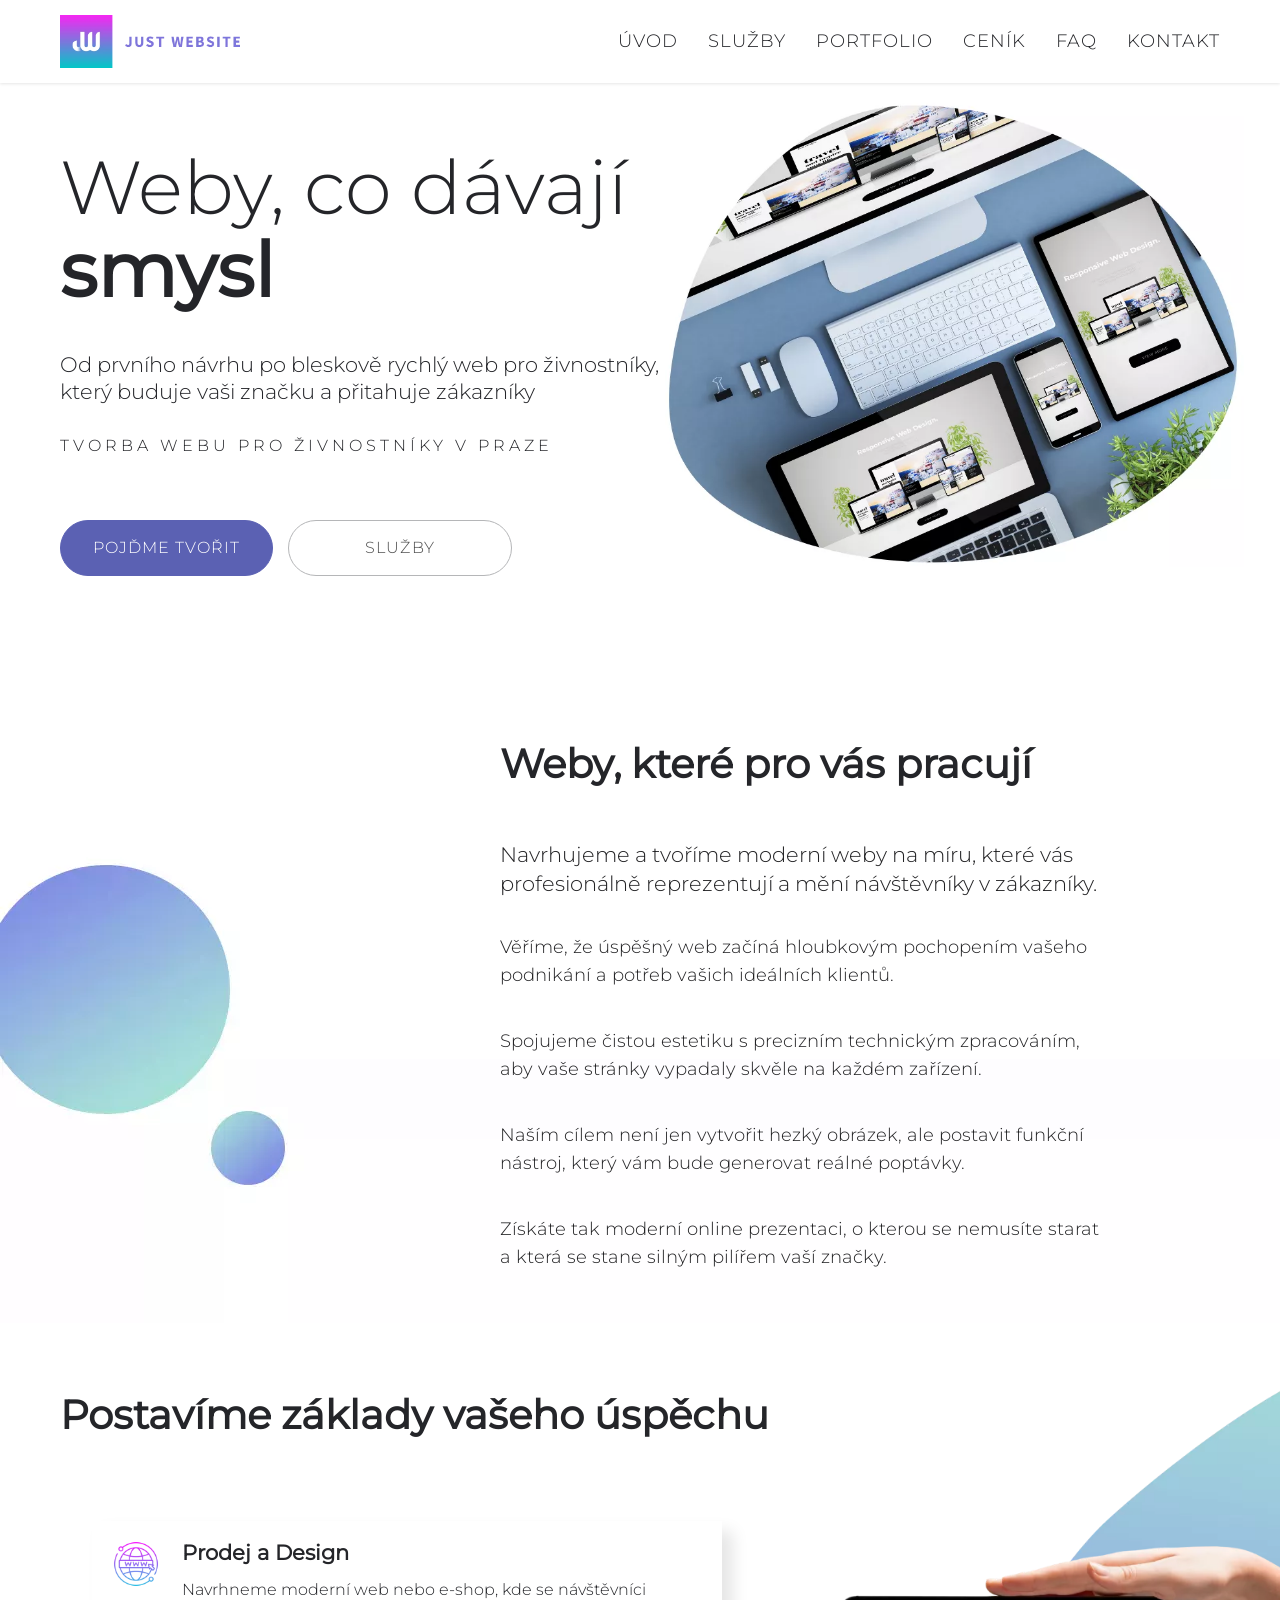
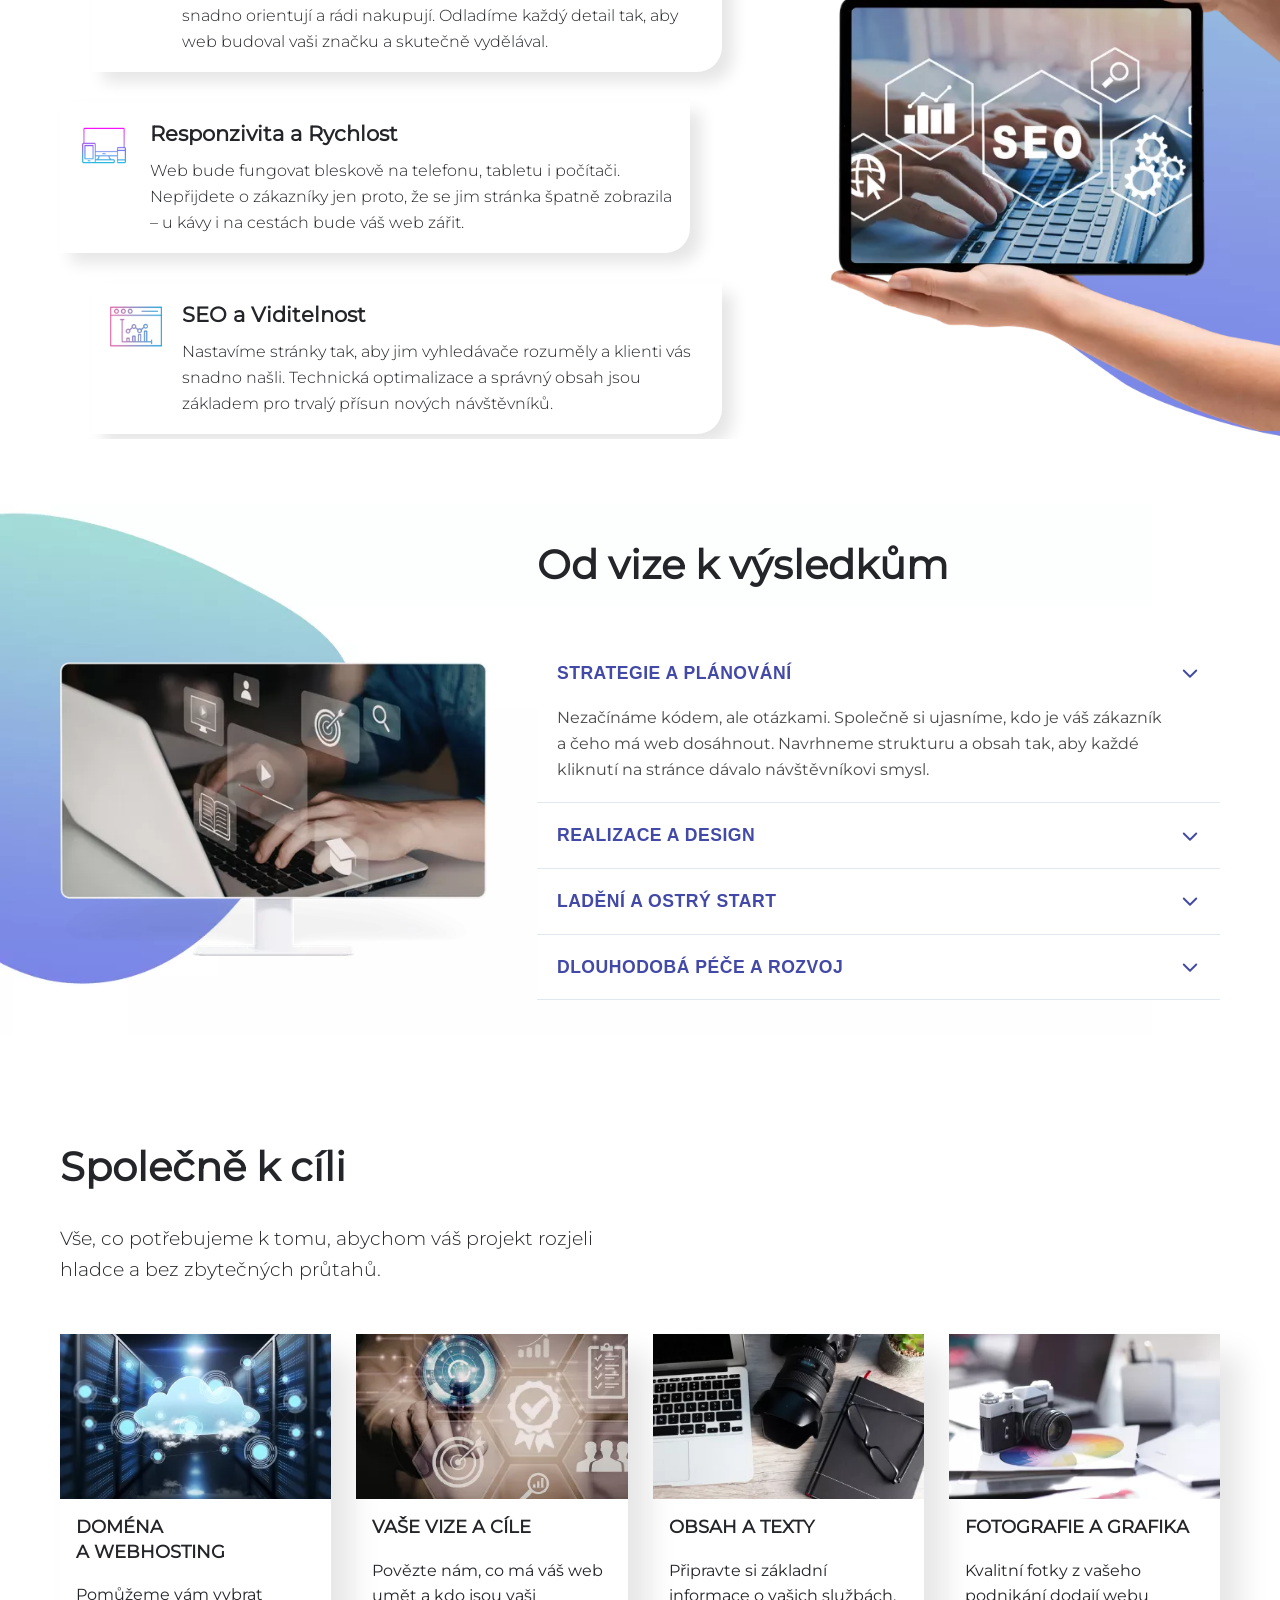
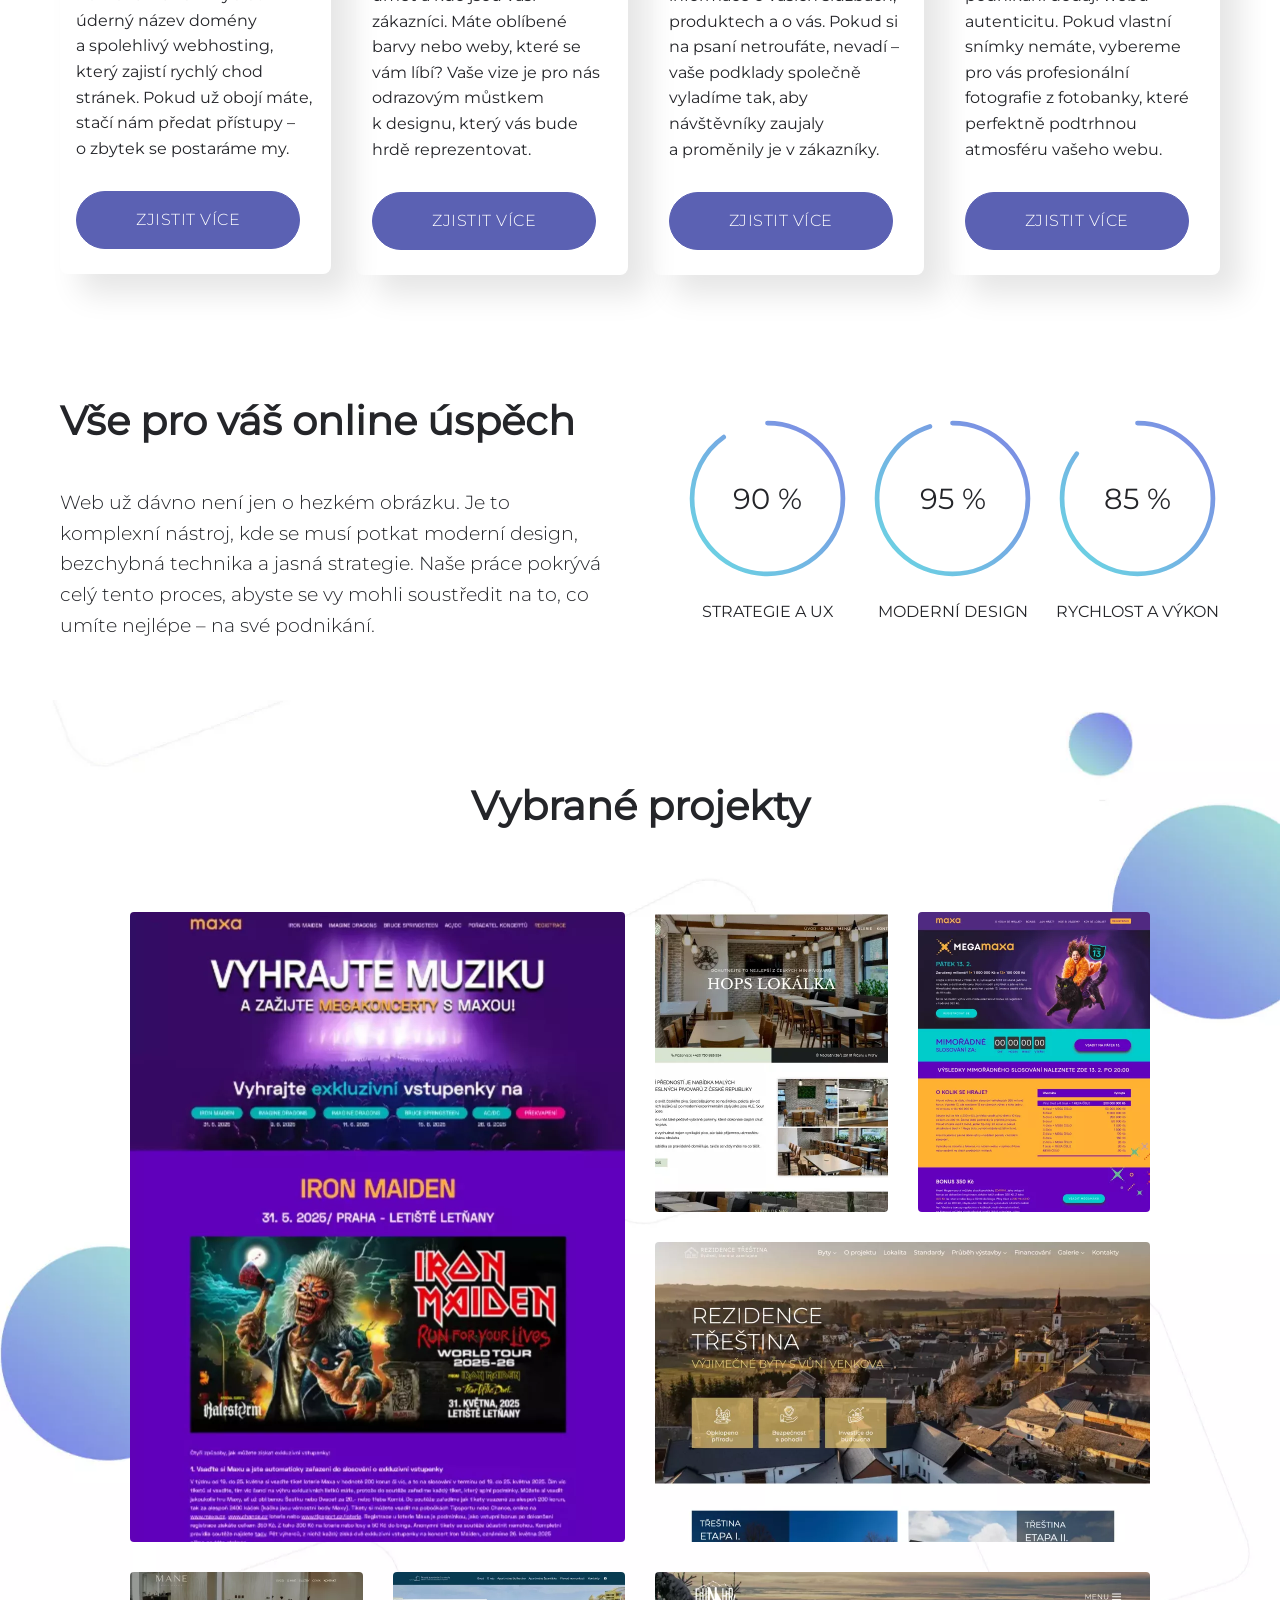
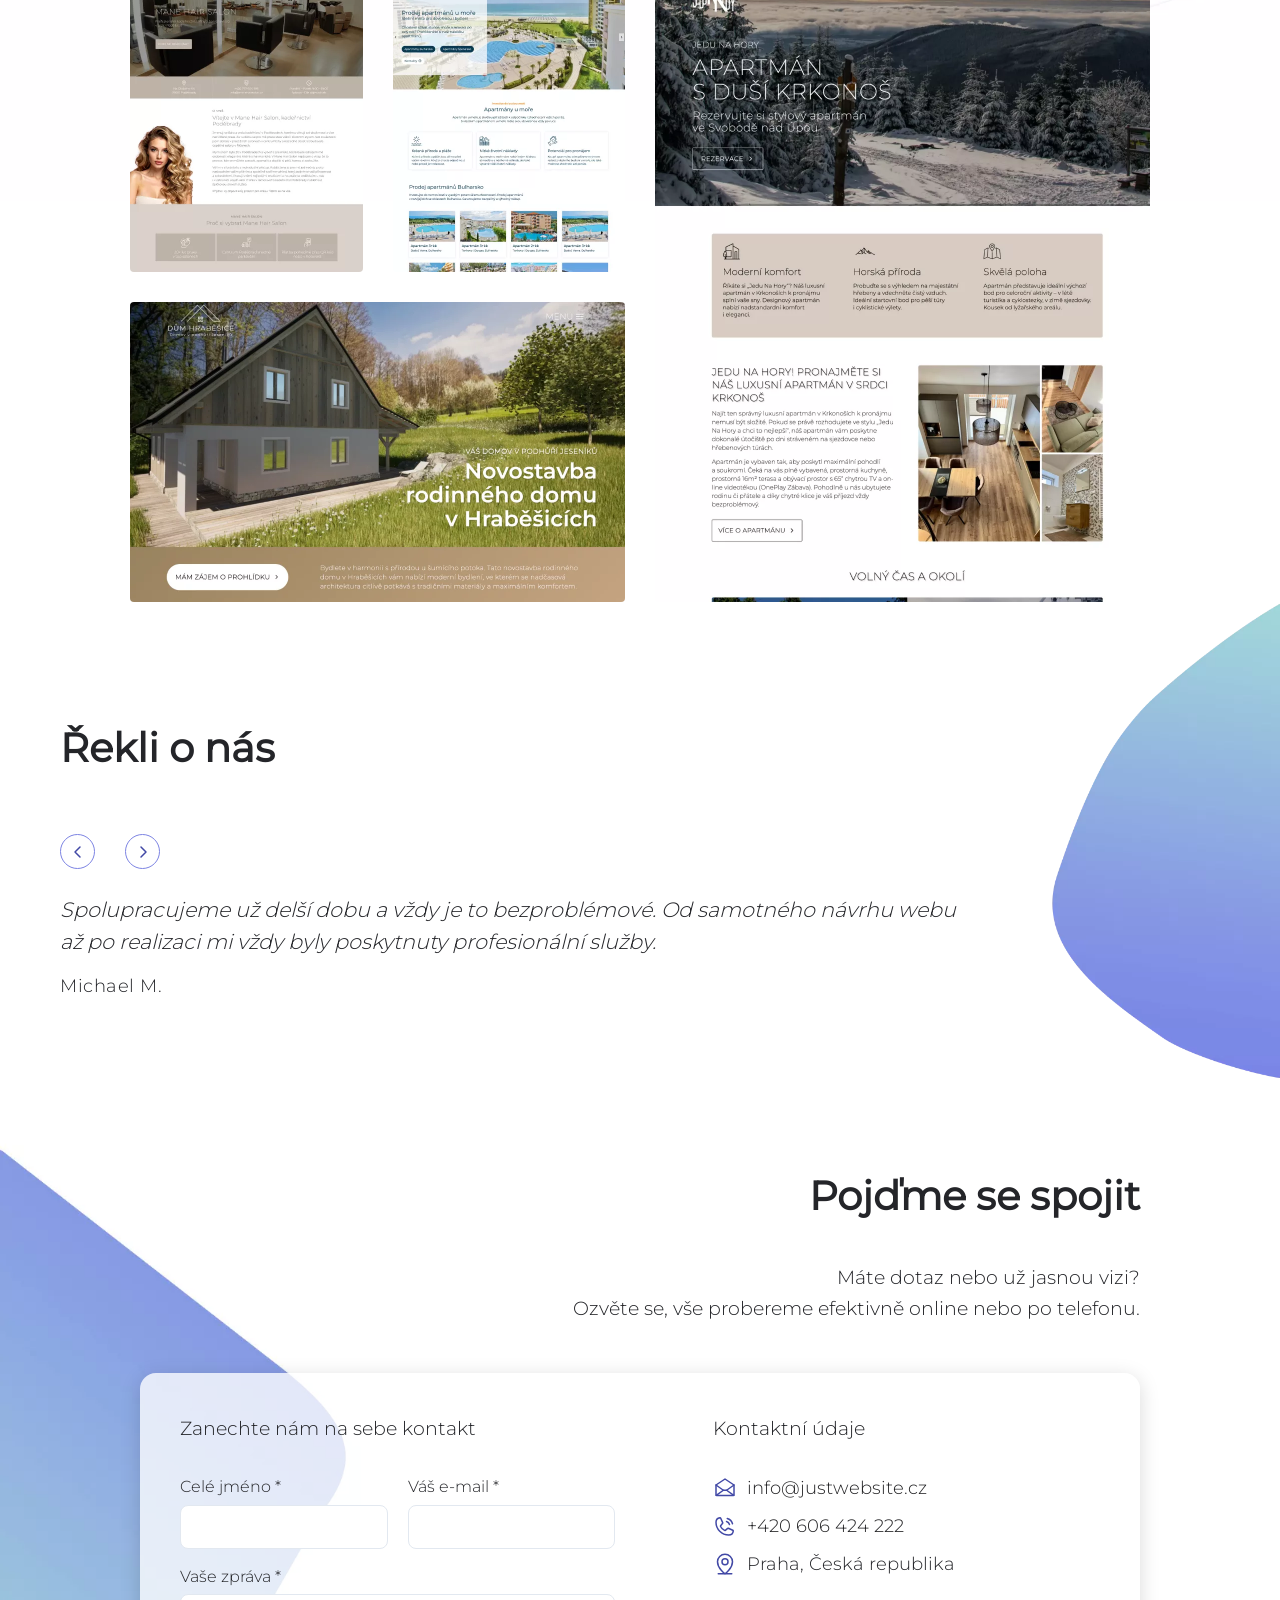
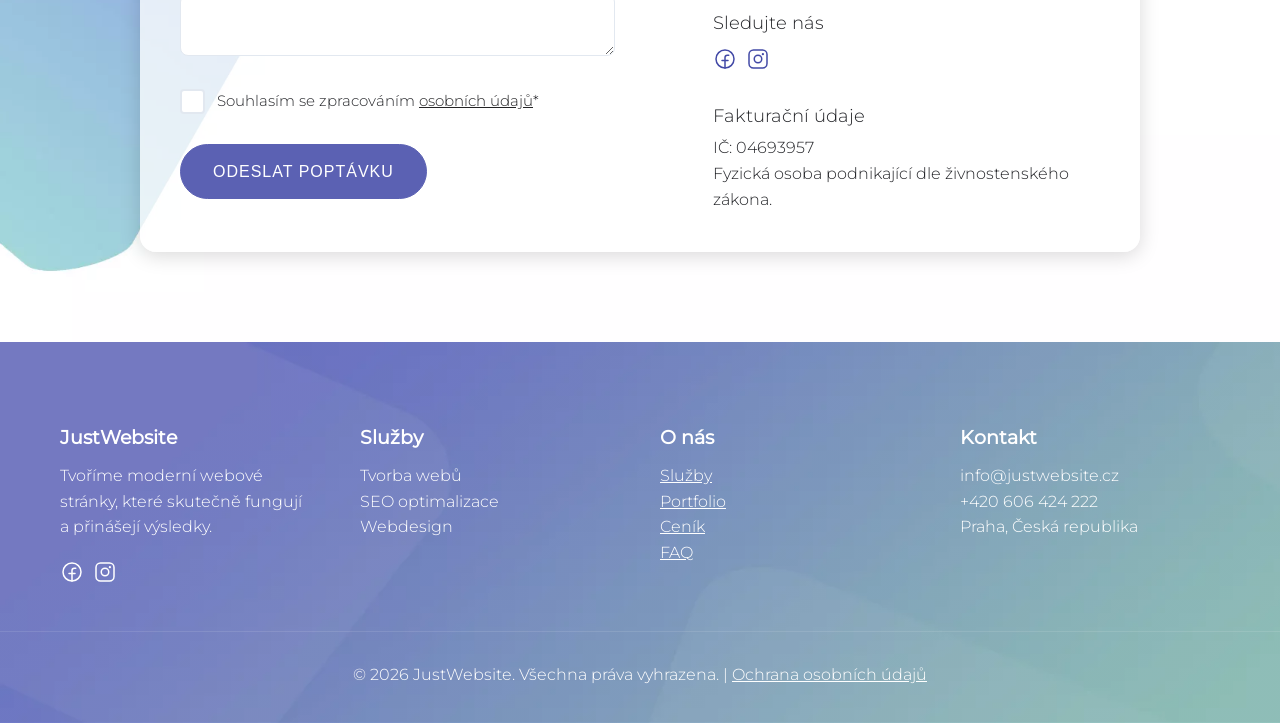
<file: index.html>
<!DOCTYPE html>
<html lang="cs">
<head>
    <meta charset="UTF-8">
    <meta name="viewport" content="width=device-width, initial-scale=1.0">
    <meta name="robots" content="index, follow, max-image-preview:large, max-snippet:-1, max-video-preview:-1">
    <link rel="canonical" href="https://www.justwebsite.cz/">
    
    <title>JustWebsite | Rychlá tvorba webu Praha | Weby pro živnostníky</title>
    <link rel="icon" type="image/x-icon" href="img/favicon.ico">
    <meta name="description" content="Tvoříme moderní a rychlé webové stránky. Osobní přístup pro živnostníky a firmy v Praze a okolí.">
    <link rel="preload" as="image" href="img/hp-img-new-69d66a87ad1a6.webp" fetchpriority="high">

    <meta property="og:title" content="JustWebsite | Rychlá tvorba webu Praha | Weby pro živnostníky">
    <meta property="og:description" content="Tvoříme moderní a rychlé webové stránky. Osobní přístup pro živnostníky a firmy v Praze a okolí.">
    <meta property="og:image" content="https://www.justwebsite.cz/img/og-img-69e3422df3e94.webp">
    <meta property="og:image:width" content="1200">
    <meta property="og:image:height" content="630">
    <meta property="og:url" content="https://www.justwebsite.cz/">
    <meta property="og:type" content="website">
    <meta name="format-detection" content="telephone=no">
    <link rel="preload" href="/fonts/montserrat-v31-latin_latin-ext-300.woff2" as="font" type="font/woff2" crossorigin>
<link rel="preload" href="/fonts/montserrat-v31-latin_latin-ext-regular.woff2" as="font" type="font/woff2" crossorigin>

   <style>
        body,html{overflow-x:hidden}.container,.nav-container{max-width:1200px;margin:0 auto}.logo,.logo img,.logo:active,.logo:focus{outline:0;border:none}.nav-menu,.navbar{position:fixed;top:0;width:100%}.nav-menu a,body{color:#242529;font-weight:300}.hero-content h1,body{font-family:Montserrat,sans-serif;font-weight:300}.btn,.btn-primary{text-align:center;text-transform:uppercase}.accordion-header,.btn,.btn-primary,.nav-menu a,.stat-label,.target-btn,.target-content h3{text-transform:uppercase}.btn,.contact-text a,.logo img,.nav-menu a,.target-btn{text-decoration:none}.form-checkbox.has-error .error-message,.form-group.has-error .error-message,.hamburger span,img,svg{display:block}.video-wrap{width:270px;height:540px;overflow:hidden;border-radius:35px;margin:0 auto}.video-mobil{width:280px;margin-left:-5px;margin-top:-5px;box-shadow:none;border:none}@font-face{font-display:swap;font-family:Montserrat;font-style:normal;font-weight:300;src:url('fonts/montserrat-v31-latin_latin-ext-300.woff2') format('woff2')}@font-face{font-display:swap;font-family:Montserrat;font-style:normal;font-weight:400;src:url('fonts/montserrat-v31-latin_latin-ext-regular.woff2') format('woff2')}*{margin:0;padding:0;box-sizing:border-box}html{scroll-behavior:smooth}body{font-size:16px;line-height:1.6;width:100%;-webkit-text-size-adjust:100%;-webkit-font-smoothing:antialiased;-moz-osx-font-smoothing:grayscale;text-rendering:optimizeLegibility}img,svg{max-width:100%;height:auto}.container{padding:0 20px;width:100%}.navbar{left:0;right:0;background:rgba(255,255,255,.95);backdrop-filter:blur(10px);box-shadow:0 1px 3px rgba(0,0,0,.1);z-index:1000;padding:15px 0}.nav-container{padding:0 20px;display:-webkit-box;display:-ms-flexbox;display:flex;-webkit-box-pack:justify;-ms-flex-pack:justify;justify-content:space-between;-webkit-box-align:center;-ms-flex-align:center;align-items:center}.hero-content,.section-text{max-width:600px}.hamburger,.hero-container{display:-webkit-box;display:-ms-flexbox}.logo a,.logo a:active,.logo a:focus{outline:0;border:none;text-decoration:none;-webkit-tap-highlight-color:transparent}.logo img{max-width:150px}.nav-menu{left:-100%;flex-direction:column;background:#fff;height:100vh;justify-content:center;gap:40px;transition:.2s ease-in-out;list-style:none}.features,section{position:relative}.nav-menu.active{padding:4em 2em 0;left:0}.nav-menu.active li{padding:0 0 15px}.nav-menu a{font-size:1.5rem}.hamburger{display:flex;-webkit-box-orient:vertical;-webkit-box-direction:normal;-ms-flex-direction:column;flex-direction:column;gap:6px;cursor:pointer;z-index:1100}.features .feature-inner,.hero-container{-webkit-box-orient:horizontal;-webkit-box-direction:normal}.hamburger span{width:28px;height:3px;background-color:#242529;transition:.3s}.hamburger.active span:first-child{-webkit-transform:translateY(9px) rotate(45deg);-ms-transform:rotate(45deg);transform:translateY(9px) rotate(45deg)}.hamburger.active span:nth-child(2){opacity:0}.hamburger.active span:nth-child(3){-webkit-transform:translateY(-9px) rotate(-45deg);-ms-transform:rotate(-45deg);transform:translateY(-9px) rotate(-45deg)}section{width:100%}.hero{background-image:linear-gradient(rgba(255,255,255,.4),rgba(255,255,255,.4)),url(img/hp-img-new-69d66a87ad1a6.webp);background-size:86%;background-position:80% 0;background-attachment:scroll;background-repeat:no-repeat;padding:0;margin:6em 0 0;overflow:hidden}.hero-container{display:flex;-ms-flex-direction:row;flex-direction:row;-webkit-box-pack:start;-ms-flex-pack:start;justify-content:flex-start;-webkit-box-align:center;-ms-flex-align:center;align-items:center;padding:25px 20px}.hero-buttons,.phone-container{display:-webkit-box;display:-ms-flexbox}.hero-content h1{text-align:left;font-size:2.5rem;line-height:1.1;margin-bottom:50px}.hero-content .h1-span{font-weight:600}.hero-content p{font-size:1.3rem;line-height:1.3;margin-bottom:30px}.btn,.btn-primary,.feature-card p{font-size:1rem;font-weight:300}.hero-content .hero-content-text{font-size:1rem;line-height:1.3;letter-spacing:4px;font-weight:300;margin-bottom:30px}.hero-buttons{display:flex;gap:15px;-ms-flex-wrap:wrap;flex-wrap:wrap;margin:4em 0 2em}.feature-card,.feature-card.left-margin{margin-left:0}.btn{padding:14px 32px;border-radius:50px;letter-spacing:1.1px;-webkit-transition:.3s;-o-transition:.3s;transition:.3s;display:inline-block;border:none;cursor:pointer}.btn-primary{background:#5b61b3;color:#fff;border:1px solid #5b61b3;line-height:1.6;letter-spacing:1px;width: 100%;}.btn.btn-primary:hover{background:#fff;color:#4e4e4e;border:1px solid #b5b6b8}.btn-secondary,.target-btn:hover{background:0 0;color:#4e4e4e;border:1px solid #b5b6b8;width: 100%}.features,.phone-section{background-attachment:scroll;background-repeat:no-repeat;overflow:hidden}.btn.btn-secondary:hover{background:#5b61b3;color:#fff;border:1px solid #5b61b3}.phone-section{background-image:url(img/od-navrhu-po-vysledky-69da418ef12e0.webp);background-size:auto;background-position:left;padding:0;min-height:1390px}.phone-section .section-text{font-size:1.3rem;line-height:1.4;font-weight:300;color:#232325;padding:0 0 15px}.features .features-title,.section-title{font-size:2rem;line-height:1.3;margin-bottom:20px}.phone-section .section-text.small{font-size:1.1rem;line-height:1.6;padding:0 0 .1em}.phone-container{display:flex;-webkit-box-orient:vertical;-webkit-box-direction:normal;-ms-flex-direction:column;flex-direction:column;-webkit-box-pack:center;-ms-flex-pack:center;justify-content:center;-webkit-box-align:center;-ms-flex-align:center;align-items:center;gap:50px}.features .feature-inner,.features-grid{display:-webkit-box;display:-ms-flexbox}.phone-image .phone-mobile{max-width:280px;width:100%;aspect-ratio:280/550}.phone-content{text-align:left}.section-title{padding:0 0 20px}.section-text{margin-bottom:20px;font-size:1.1rem;color:#4a4a4a}.features{background-image:url(img/section-bg-2-69d8a95273018.webp);background-size:contain;background-position:right;padding:0 0 1em}.features .feature-inner{display:flex;-ms-flex-direction:row;flex-direction:row;-webkit-box-pack:justify;-ms-flex-pack:justify;justify-content:space-between;-webkit-box-align:center;-ms-flex-align:center;align-items:center;gap:100px}.feature-card,.features-grid{-ms-flex-direction:column;-webkit-box-orient:vertical;-webkit-box-direction:normal}.features .feature-tablet-image img{width:100%;max-width:325px}.features .features-title{max-width:1100px;padding:30px 0 0}.features-grid{display:flex;flex-direction:column;gap:30px;max-width:900px;padding:20px 0 0}.feature-tablet-image{display:none;position:absolute;right:0;bottom:0}.feature-icon img{width:100%;max-width:60px}.feature-card p{line-height:1.6;font-style:normal;max-width:600px}.feature-card h3{font-size:1.3rem;line-height:1.4;font-weight:600;padding:0 0 10px}.feature-card{display:-webkit-box;display:-ms-flexbox;display:flex;flex-direction:column;-webkit-box-pack:start;-ms-flex-pack:start;justify-content:flex-start;-webkit-box-align:start;-ms-flex-align:start;align-items:flex-start;gap:20px;-webkit-box-shadow:11px 10px 16px 0 rgba(0,0,0,.1);box-shadow:11px 10px 16px 0 rgba(0,0,0,.1);border-bottom-right-radius:25px;background:#fff;padding:1.1em;max-width:630px}.gallery-grid,.testimonials-grid{display:-ms-grid;display:grid;grid-template-columns:repeat(auto-fit,minmax(280px,1fr));gap:30px;max-width:1200px;margin:0 auto;padding:0 20px}.accordion-header,.monitor-container{display:-webkit-box;display:-ms-flexbox}.monitor-section{background-image:url(img/od-vize-k-vysledkum-pozadi-69da47ae7400a.webp);background-size:90%;background-position:left;background-attachment:scroll;background-repeat:no-repeat;padding:50px 0 40px;overflow:hidden}.monitor-container{display:flex;-webkit-box-orient:vertical;-webkit-box-direction:normal;-ms-flex-direction:column;flex-direction:column;-webkit-box-pack:justify;-ms-flex-pack:justify;justify-content:space-between;-webkit-box-align:center;-ms-flex-align:center;align-items:center;gap:50px}.accordion{min-height:100%;max-width:800px;margin:20px auto 0}.accordion-item{border-bottom:1px solid #e2e8f0}.accordion-header{width:100%;padding:25px 15px;background:#fff;border:none;display:flex;-webkit-box-pack:justify;-ms-flex-pack:justify;justify-content:space-between;-webkit-box-align:center;-ms-flex-align:center;align-items:center;cursor:pointer;color:#4249a6;font-size:1.1rem;font-weight:600;line-height:1.4;letter-spacing:.5px;-webkit-transition:background .3s;-o-transition:background .3s;transition:background .3s;text-align:left}.target-content,.target-grid{display:-webkit-box;display:-ms-flexbox;-ms-flex-direction:column;-webkit-box-orient:vertical}.footer-bottom,.gallery-title,.stat-item,.target-btn{text-align:center}.accordion-header:hover{background-color:#f8fafc}.accordion-header i{-webkit-transition:-webkit-transform .3s;transition:transform .3s;-o-transition:transform .3s;transition:transform .3s,-webkit-transform .3s;font-size:.9rem;color:#7d84e3}.accordion-item.active .accordion-header i{-webkit-transform:rotate(180deg);-ms-transform:rotate(180deg);transform:rotate(180deg)}.accordion-content{max-height:0;overflow:hidden;-webkit-transition:max-height .3s ease-out;-o-transition:max-height .3s ease-out;transition:max-height .3s ease-out;background-color:#fff;padding:0}.accordion-content p{font-weight:400;padding:0 20px 20px;color:#4a4a4a;line-height:1.6;margin:0}.accordion-item.active .accordion-content{max-height:300px;-webkit-transition:max-height 1s ease-in-out;-o-transition:max-height 1s ease-in-out;transition:max-height 1s ease-in-out}.contact-details,.social-links,.target{padding:0}.target-card{-webkit-box-shadow:20px 20px 30px 0 rgba(0,0,0,.1);box-shadow:20px 20px 30px 0 rgba(0,0,0,.1);border-radius:8px;padding:0 0 25px;width:100%}.target-title{font-size:2rem;line-height:1.3;margin-bottom:30px}.target-subtitle{font-size:1.2rem;line-height:1.6;font-weight:300;max-width:600px}.target-grid{display:flex;-webkit-box-direction:normal;flex-direction:column;-webkit-box-pack:start;-ms-flex-pack:start;justify-content:flex-start;-webkit-box-align:start;-ms-flex-align:start;align-items:flex-start;gap:25px;padding:50px 0 0}.target-card img{object-fit:cover;width:100%;height:165px}.target-content{display:flex;-webkit-box-direction:normal;flex-direction:column;-webkit-box-pack:justify;-ms-flex-pack:justify;justify-content:space-between;-webkit-box-align:start;-ms-flex-align:start;align-items:flex-start;padding:1em 1em 0;min-height:100%}.stats-grid,.stats-inner{display:-webkit-box;display:-ms-flexbox;-webkit-box-direction:normal}.target-content h3{font-size:1.1rem;line-height:1.4;font-style:normal;padding:0 0 1em}.target-btn,.target-content p{font-size:1rem;line-height:1.6}.target-content p{font-weight:400;padding:0 0 30px}.target-btn{color:#fff;background:#5b61b3;border-radius:50px;letter-spacing:.5px;font-weight:300;border: 1px solid #5b61b3;border-width:1px;padding:15px 20px;transition:.3s;width:100%}.portfolio-gallery,.testimonials{background-size:contain;background-position:right top}.stats{padding:80px 0 60px}.stats-inner{display:flex;-webkit-box-orient:vertical;-ms-flex-direction:column;flex-direction:column;-webkit-box-pack:justify;-ms-flex-pack:justify;justify-content:space-between;-webkit-box-align:center;-ms-flex-align:center;align-items:center;gap:40px}.stats-title{font-size:2rem;line-height:1.3;padding:0 0 1em}.stats-subtitle{font-size:1.2rem;line-height:1.6;font-weight:300}.contact-info,.stats-content,.stats-grid{width:100%}.stats-grid{display:flex;-webkit-box-orient:horizontal;-ms-flex-direction:row;flex-direction:row;-webkit-box-pack:center;-ms-flex-pack:center;justify-content:center;-webkit-box-align:center;-ms-flex-align:center;align-items:center;gap:15px}.circle-container{position:relative;display:-webkit-box;display:-ms-flexbox;display:flex;-webkit-box-pack:center;-ms-flex-pack:center;justify-content:center;-webkit-box-align:center;-ms-flex-align:center;align-items:center;margin-bottom:15px}.stat-number{position:absolute;font-size:1.4rem;font-weight:400}.progress-ring{width:90px;height:90px}.progress-ring .circle-bar{-webkit-transition:stroke-dashoffset 1.5s ease-in-out;-o-transition:stroke-dashoffset 1.5s ease-in-out;transition:stroke-dashoffset 1.5s ease-in-out;-webkit-transform:rotate(-90deg);-ms-transform:rotate(-90deg);transform:rotate(-90deg);-webkit-transform-origin:50% 50%;-ms-transform-origin:50% 50%;transform-origin:50% 50%;stroke-dasharray:502.6;stroke-dashoffset:502.6}.stat-item{width:30%}.stat-label{font-size:1rem;font-weight:400;line-height:1.4}.portfolio-gallery{background-image:url("img/section-bg-6-1-69d8b41144e08.webp");background-attachment:scroll;background-repeat:no-repeat;padding:80px 0 0;overflow:hidden}.gallery-title{font-size:2rem;line-height:1.3}.gallery-container{padding:80px 0 0;margin:0 auto}.gallery-grid{display:-ms-grid;display:grid;-ms-grid-columns:1fr;grid-template-columns:1fr;grid-auto-rows:auto;gap:1px}.slider-nav,.testimonials-track{display:-webkit-box;display:-ms-flexbox}.gallery-item{position:relative;overflow:hidden;border-radius:4px}.gallery-item img{width:100%;height:auto;object-fit:cover;transition:transform .5s;display:block;margin-bottom:15px}.gallery-item:hover img{-webkit-transform:scale(1.05);-ms-transform:scale(1.05);transform:scale(1.05)}.gallery-item.w-2{-ms-grid-column-span:1;grid-column:span 1}.gallery-item.h-2{-ms-grid-row-span:2;grid-row:span 2}.testimonials{background-image:url("img/section-bg-2-69d8a95273018.webp");background-attachment:scroll;background-repeat:no-repeat;padding:0 0 80px;overflow:hidden}.contact,.footer{background-size:cover;background-position:left center;background-attachment:scroll;background-repeat:no-repeat;overflow:hidden}.testimonials-title{font-size:2rem;line-height:1.3;padding:1.5em 0 1em}.testimonials-container{max-width:900px;margin:0}.testimonials-slider{position:relative;min-height:250px}.testimonial-slide.active{opacity:1;visibility:visible;position:relative;transform:translateY(0)}.quote-icon{font-size:80px;color:#69dae3;line-height:1;margin-bottom:-20px;font-family:serif}.testimonial-text{font-size:1.3rem;line-height:1.5;color:#242529;font-weight:300;margin-bottom:15px;font-style:italic}.author-info{font-weight:300;font-size:1.1rem;color:#242529;letter-spacing:.5px}.testimonials-viewport{overflow:hidden;width:100%}.testimonials-track{display:flex;-webkit-transition:-webkit-transform .6s cubic-bezier(.45, 0, .55, 1);transition:transform .6s cubic-bezier(.45, 0, .55, 1);-o-transition:transform .6s cubic-bezier(.45, 0, .55, 1);transition:transform .6s cubic-bezier(.45, 0, .55, 1),-webkit-transform .6s cubic-bezier(.45, 0, .55, 1);width:100%}.testimonial-slide{-webkit-box-flex:0;-ms-flex:0 0 100%;flex:0 0 100%;width:100%;opacity:1;visibility:visible}.slider-nav{display:flex;gap:30px;margin:20px 0 25px}.contact-container,.contact-item,.slider-nav button{display:-webkit-box;display:-ms-flexbox}.slider-nav button{background:0 0;border:1px solid #7d84e3;width:35px;height:35px;border-radius:50%;cursor:pointer;display:flex;-webkit-box-align:center;-ms-flex-align:center;align-items:center;-webkit-box-pack:center;-ms-flex-pack:center;justify-content:center;-webkit-transition:.3s;-o-transition:.3s;transition:.3s;color:#7d84e3}.slider-nav button:hover{background-color:#7d84e3;color:#fff;border-color:#7d84e3}.contact{background-image:url("img/section-bg-7-69d8cd541f0c0-1.webp");padding:0 0 3em}.contact-container{display:flex;-webkit-box-orient:vertical;-webkit-box-direction:reverse;-ms-flex-direction:column-reverse;flex-direction:column-reverse;-webkit-box-pack:center;-ms-flex-pack:center;justify-content:center;-webkit-box-align:start;-ms-flex-align:start;align-items:flex-start;gap:50px;background-color:#ffffffc4;border-radius:16px;-webkit-box-shadow:0 4px 20px rgb(0 0 0 / 15%);box-shadow:0 4px 20px rgb(0 0 0 / 15%);padding:20px}.contact-form{padding:0;width:100%}.form-group{margin-bottom:15px}.form-group input,.form-group textarea{font-size:1rem;font-weight:300;width:100%;padding:12px;border:1px solid #e2e8f0;border-radius:8px;margin-top:5px}.contact-title-inner{padding:0 0 50px}.contact-title-inner h2{font-size:2rem;line-height:1.3;text-align:left;padding:0 0 1em}.contact-title-inner .right{font-size:1.2rem;line-height:1.6;font-weight:300;text-align:left}.contact-details p,.contact-form-title p{font-size:1.2rem;line-height:1.6;font-weight:300;padding:0 0 30px}.contact-item{display:flex;-webkit-box-orient:horizontal;-webkit-box-direction:normal;-ms-flex-direction:row;flex-direction:row;-webkit-box-pack:start;-ms-flex-pack:start;justify-content:flex-start;-webkit-box-align:center;-ms-flex-align:center;align-items:center;gap:10px;padding:0 0 10px}.footer-container,.form-row{-ms-flex-direction:column;-webkit-box-orient:vertical;-webkit-box-direction:normal}.contact-text{font-size:1.1rem;line-height:1.6;font-weight:300}.contact-text a{color:#232325;font-size:1.1rem;line-height:1.6;font-weight:300}.contact-icon .fa-solid,.fas{color:#7e83df;font-size:1.1rem}.contact-icon .fa-solid,.fas:hover{color:#fff}.social-links a{display: inline-block;font-size:1.3rem;color:#7e83df;padding:0 5px 0 0}.social-links p{font-size:1.1rem;line-height:1.6;font-weight:300;padding:20px 0 10px}.billing-data{padding:1.5em 0 0}.billing-data .billing-data-title{font-size:1.1rem;font-weight:300;line-height:1.6;padding:0 0 5px}.billing-data p{font-size:1rem;font-weight:300;line-height:1.6;padding:0}.form-checkbox label,.form-group input,.form-group label{font-size:1rem;font-weight:300}.form-checkbox .error-message,.form-group .error-message{font-size:1rem;color:#c8280c}.contact-form .success-message{font-size:1rem;color:#2f7d00;padding:30px 0 0}.form-row{display:-webkit-box;display:-ms-flexbox;display:flex;flex-direction:column;gap:20px;width:100%}.form-row .form-group{-webkit-box-flex:1;-ms-flex:1;flex:1}.error-message{display:none}.success-message{display:none;margin-top:20px;padding:15px;color:#134e4a}.footer-container,.form-checkbox{display:-webkit-box;display:-ms-flexbox}.form-group.has-error input,.form-group.has-error textarea{border-color:#c8280c}.form-checkbox{display:flex;-webkit-box-align:center;-ms-flex-align:center;align-items:center;gap:12px;margin:25px 0 30px;cursor:pointer}.form-checkbox input[type=checkbox]{-moz-appearance:none;appearance:none;-webkit-appearance:none;display:-ms-grid;display:grid;place-content:center;width:25px;height:25px;border:2px solid #e2e8f0;border-radius:4px;background-color:#fff;cursor:pointer;-webkit-transition:.2s;-o-transition:.2s;transition:.2s;margin:0}.form-checkbox input[type=checkbox]:checked{background-color:#69dae3;border-color:#69dae3}.form-checkbox input[type=checkbox]::before{content:"";width:12px;height:12px;-webkit-transform:scale(0);-ms-transform:scale(0);transform:scale(0);-webkit-transition:-webkit-transform 120ms ease-in-out;transition:transform 120ms ease-in-out;-o-transition:transform 120ms ease-in-out;transition:transform 120ms ease-in-out,-webkit-transform 120ms ease-in-out;-webkit-box-shadow:inset 1em 1em #fff;box-shadow:inset 1em 1em #fff;-webkit-clip-path:polygon(14% 44%,0 65%,50% 100%,100% 16%,80% 0%,43% 62%);clip-path:polygon(14% 44%,0 65%,50% 100%,100% 16%,80% 0%,43% 62%)}.form-checkbox input[type=checkbox]:checked::before{-webkit-transform:scale(1);-ms-transform:scale(1);transform:scale(1)}.form-checkbox input[type=checkbox]:hover{border-color:#7d84e3}.form-checkbox label{cursor:pointer;font-size:.95rem;user-select:none}.footer{background-image:linear-gradient(rgba(36,37,41,.2),rgba(36,37,41,.2)),url("img/footer-img-bg-69df5883503ca.webp");padding:80px 0 35px}.footer-container{display:flex;flex-direction:column;-webkit-box-pack:center;-ms-flex-pack:center;justify-content:center;-webkit-box-align:start;-ms-flex-align:start;align-items:flex-start;gap:40px}.footer-section{display:-webkit-box;display:-ms-flexbox;display:flex;-webkit-box-orient:vertical;-webkit-box-direction:normal;-ms-flex-direction:column;flex-direction:column;-webkit-box-pack:start;-ms-flex-pack:start;justify-content:flex-start;-webkit-box-align:start;-ms-flex-align:start;align-items:flex-start;width:100%}.footer-section h3{font-size:1.2rem;font-weight:600;color:#fff;padding:0 0 10px}.footer-bottom p,.footer-section a,.footer-section p{font-size:1rem;font-weight:300;line-height:1.6;color:#fff}.footer .social-links{padding:20px 0 0}.footer-bottom{margin-top:40px;padding:30px 15px 0;border-top:1px solid rgba(255,255,255,.1)}.title-header-section{padding:120px 0 35px;width:100%;background:-o-linear-gradient(315deg,#8290e5 0,#a6e1d8 100%);background:linear-gradient(135deg,#8290e5 0,#a6e1d8 100%)}@media(min-width:600px){.gallery-item.w-2{-ms-grid-column-span:2;grid-column:span 2}} @media (min-width:768px){.target-btn {width:14em}.btn-secondary, .target-btn:hover {width: 14em}.btn-primary {width: auto}.logo img{max-width:180px}.nav-menu a{font-size:1.1rem;letter-spacing:1px}.nav-menu a:hover{color:#007bff}.hero-content h1{font-size:4.7rem;margin-bottom:40px}.hero-container{padding:50px 20px}.phone-section .section-text.small{padding:0 0 1em}.phone-container{-webkit-box-align:start;-ms-flex-align:start;align-items:flex-start}.feature-card,.stats-grid{-ms-flex-direction:row;-webkit-box-orient:horizontal;-webkit-box-direction:normal}.accordion-header{padding:20px}.accordion{min-height:400px;margin:20px auto}.features .features-title,.section-title{margin-bottom:30px;font-size:2.5rem}.features .features-title{padding:0}.feature-card{display:-webkit-box;display:-ms-flexbox;display:flex;flex-direction:row;-webkit-box-pack:start;-ms-flex-pack:start;justify-content:flex-start;-webkit-box-align:start;-ms-flex-align:start;align-items:flex-start}.feature-card.left-margin{margin-left:2rem}.features-grid{padding:50px 0 0}.monitor-section{padding:100px 0 40px}.gallery-title,.stats-title,.target-title{font-size:2.5rem}.stats-grid{display:-webkit-box;display:-ms-flexbox;display:flex;flex-direction:row;-webkit-box-pack:center;-ms-flex-pack:center;justify-content:center;-webkit-box-align:center;-ms-flex-align:center;align-items:center;gap:20px}.progress-ring{width:175px;height:175px}.stat-number{font-size:1.8rem}.gallery-container{padding:80px 50px 0;margin:0 auto}.gallery-grid{display:-ms-grid;display:grid;-ms-grid-columns:1fr 30px 1fr 30px 1fr 30px 1fr;grid-template-columns:repeat(4,1fr);grid-auto-rows:300px;gap:30px}.gallery-item img{margin-bottom:0;height:100%}.testimonials-title{font-size:2.5rem;padding:3em 0 1em}.contact-title-inner h2{font-size:2.5rem;text-align:right}.contact-title-inner .right{text-align:right}.form-row{display:-webkit-box;display:-ms-flexbox;display:flex;-webkit-box-orient:horizontal;-webkit-box-direction:normal;-ms-flex-direction:row;flex-direction:row}.footer-grid{-ms-grid-columns:1fr 1fr;grid-template-columns:1fr 1fr}.show-on-mobile{display:none}.hide-on-mobile{display:block}}@media (min-width:1024px){.monitor-container,.nav-menu{display:-webkit-box;display:-ms-flexbox;-webkit-box-orient:horizontal;-webkit-box-direction:normal;-ms-flex-direction:row}.hero{background-image:url(img/hp-img-new-69d66a87ad1a6.webp)}.nav-menu{position:static;height:auto;width:auto;left:0;display:flex;flex-direction:row;gap:30px;background:0 0;-webkit-box-pack:end;-ms-flex-pack:end;justify-content:flex-end;-webkit-box-align:center;-ms-flex-align:center;align-items:center}.hamburger{display:none}.monitor-container{display:flex;flex-direction:row;-webkit-box-pack:justify;-ms-flex-pack:justify;justify-content:space-between;-webkit-box-align:center;-ms-flex-align:center;align-items:center;gap:50px}.contact-container,.phone-container{display:-webkit-box;display:-ms-flexbox;-ms-flex-direction:row;-webkit-box-orient:horizontal;-webkit-box-direction:normal}.phone-container{display:flex;flex-direction:row;-webkit-box-pack:center;-ms-flex-pack:center;justify-content:center;-webkit-box-align:center;-ms-flex-align:center;align-items:center;gap:50px}.phone-section{padding:80px 0;min-height:auto}.target{padding:40px 0}.feature-tablet-image{display:block}.features{padding:0 0 5px}.contact{padding:90px 120px}.contact-container{display:flex;flex-direction:row;-webkit-box-pack:center;-ms-flex-pack:center;justify-content:center;-webkit-box-align:start;-ms-flex-align:start;align-items:flex-start;padding:40px}.contact-details,.social-links{padding:0 0 0 3em}.billing-data{padding:1.5em 0 0 3em}.contact-form,.contact-info{width:50%}.footer-container{display:-webkit-box;display:-ms-flexbox;display:flex;-webkit-box-orient:horizontal;-webkit-box-direction:normal;-ms-flex-direction:row;flex-direction:row;-webkit-box-pack:center;-ms-flex-pack:center;justify-content:center;-webkit-box-align:start;-ms-flex-align:start;align-items:flex-start}.footer-section{width:30%}}@media (min-width:1200px){.stats-inner,.target-grid{display:-webkit-box;display:-ms-flexbox;-ms-flex-direction:row}.stats-grid,.stats-inner,.target-grid{-webkit-box-orient:horizontal;-webkit-box-direction:normal}.target-grid{display:flex;flex-direction:row;-webkit-box-pack:start;-ms-flex-pack:start;justify-content:flex-start;-webkit-box-align:start;-ms-flex-align:start;align-items:flex-start}.target-content{min-height:333px}.features .feature-tablet-image img{max-width:450px}.stats-inner{display:flex;flex-direction:row;-webkit-box-pack:justify;-ms-flex-pack:justify;justify-content:space-between;-webkit-box-align:center;-ms-flex-align:center;align-items:center;gap:60px}.stats-content,.stats-grid{width:50%}.stats-grid{display:-webkit-box;display:-ms-flexbox;display:flex;-ms-flex-direction:row;flex-direction:row;-webkit-box-pack:end;-ms-flex-pack:end;justify-content:end;-webkit-box-align:center;-ms-flex-align:center;align-items:center}}@media (min-width:1600px){.contact,.hero,.monitor-section{background-size:53%}}
    </style>
</head>
<body>
    <main>
    <!-- Navigace -->
    <nav class="navbar">
        <div class="nav-container">
            <a href="./index.html" class="logo">
                <img src="./img/jw-logo.webp" loading="lazy" width="263" height="77" alt="JustWebsite - Tvorba webových stránek">
            </a>
            
            <ul class="nav-menu" id="navMenu">
                <li><a href="./index.html">Úvod</a></li>
                <li><a href="./index.html#sluzby">Služby</a></li>
                <li><a href="./index.html#portfolio">Portfolio</a></li>
                <li><a href="./cenik.html">Ceník</a></li>
                <li><a href="./faq.html">FAQ</a></li>
                <li><a href="./index.html#kontakt">Kontakt</a></li>
            </ul>

            <div class="hamburger" id="hamburger">
                <span></span>
                <span></span>
                <span></span>
            </div>
        </div>
    </nav>

    <!-- Hero sekce -->
    <section class="hero" id="home">
        <div class="hero-container container">
            <div class="hero-content">
                <h1>Weby, co dávají <span class="h1-span">smysl</span></h1>
                <p>Od prvního návrhu po bleskově rychlý web pro živnostníky, který buduje vaši značku a přitahuje zákazníky</p>
                <p class="hero-content-text">TVORBA WEBU PRO ŽIVNOSTNÍKY V&nbsp;PRAZE</p>
                <div class="hero-buttons">
                    <a href="#kontakt" class="btn btn-primary">Pojďme tvořit</a>
                    <a href="#sluzby" class="btn btn-secondary">Služby</a>
                </div>
            </div>
        </div>
    </section>

    <!-- Phone sekce -->
    <section class="phone-section">
        <div class="phone-container container">
            <div class="phone-image">
               <div class="video-wrap">
                <video class="video-mobil" autoplay loop muted playsinline width="280" height="550">
                    <source src="./img/download.mp4" type="video/mp4">
                </video>
                </div>
            </div>
            <div class="phone-content">
                <h2 class="section-title">Weby, které pro vás pracují</h2>
                <p class="section-text">Navrhujeme a tvoříme moderní weby na míru, které vás profesionálně reprezentují a&nbsp;mění návštěvníky v&nbsp;zákazníky.</p>
                <p class="section-text small">Věříme, že úspěšný web začíná hloubkovým pochopením vašeho podnikání a&nbsp;potřeb vašich ideálních klientů.</p>
                <p class="section-text small">Spojujeme čistou estetiku s&nbsp;precizním technickým zpracováním, aby vaše stránky vypadaly skvěle na každém zařízení.</p>
                <p class="section-text small">Naším cílem není jen vytvořit hezký obrázek, ale&nbsp;postavit funkční nástroj, který vám bude generovat reálné poptávky.</p>
                <p class="section-text small">Získáte tak moderní online prezentaci, o&nbsp;kterou se nemusíte starat a&nbsp;která se stane silným pilířem vaší značky.</p>
            </div>
        </div>
    </section>

    <!-- Features -->
    <section class="features" id="sluzby">
        <div class="container">
            <h2 class="features-title">Postavíme základy vašeho úspěchu</h2>
            <div class="feature-inner">
                <div class="features-grid">
                    <div class="feature-card left-margin">
                        <div class="feature-icon">
                            <img src="./img/website-icon.webp" width="105" height="105" loading="lazy" alt="Prodej a Design">
                        </div>
                        <div>
                        <h3>Prodej a Design</h3>
                        <p>Navrhneme moderní web nebo e-shop, kde se návštěvníci snadno orientují a&nbsp;rádi nakupují. Odladíme každý detail tak, aby web budoval vaši značku a&nbsp;skutečně vydělával.</p>
                        </div>
                    </div>
                    <div class="feature-card">
                        <div class="feature-icon">
                            <img src="./img/devices-icon.webp"  width="105" height="105" loading="lazy" alt="Responzivita a Rychlost">
                        </div>
                        <div>
                        <h3>Responzivita a Rychlost</h3>
                        <p>Web bude fungovat bleskově na telefonu, tabletu i&nbsp;počítači. Nepřijdete o zákazníky jen proto, že se jim stránka špatně zobrazila – u&nbsp;kávy i&nbsp;na cestách bude váš web zářit.</p>
                        </div>
                    </div>
                    <div class="feature-card left-margin">
                        <div class="feature-icon">
                            <img src="./img/ranking-icon.webp"  width="105" height="105" loading="lazy" alt="SEO a Viditelnost">
                        </div>
                        <div>
                        <h3>SEO a Viditelnost</h3>
                        <p>Nastavíme stránky tak, aby jim vyhledávače rozuměly a&nbsp;klienti vás snadno našli. Technická optimalizace a&nbsp;správný obsah jsou základem pro trvalý přísun nových návštěvníků.</p>
                        </div>
                    </div>
                </div>
                <div class="feature-tablet-image">
                    <img src="./img/tablet-img-hp-4.webp" loading="lazy" alt="Ukázka responzivního zobrazení webu">
                </div>
            </div>
        </div>
    </section>

    <!-- Monitor sekce -->
    <section class="monitor-section">
        <div class="monitor-container container">
            <div class="monitor-image">
                <img src="./img/od-vize-k-vysledkum-fix.webp" width="500" height="380" loading="lazy" alt="Od vize k výsledkům">
            </div>
            <div class="monitor-content">
                <h2 class="section-title">Od vize k&nbsp;výsledkům</h2>
                <div class="accordion">
                    <div class="accordion-item active">
                        <button class="accordion-header">Strategie a&nbsp;plánování <svg xmlns="http://www.w3.org/2000/svg" width="20" height="20" viewBox="0 0 256 256" style="display:inline-block;">
    <polyline points="208 96 128 176 48 96" fill="none" stroke="#4249a6" stroke-linecap="round" stroke-linejoin="round" stroke-width="24"/>
</svg></button>
                        <div class="accordion-content">
                            <p>Nezačínáme kódem, ale otázkami. Společně si ujasníme, kdo je váš zákazník a&nbsp;čeho má web dosáhnout. Navrhneme strukturu a&nbsp;obsah tak, aby každé kliknutí na stránce dávalo návštěvníkovi smysl.</p>
                        </div>
                    </div>

                    <div class="accordion-item">
                        <button class="accordion-header">Realizace a&nbsp;design <svg xmlns="http://www.w3.org/2000/svg" width="20" height="20" viewBox="0 0 256 256" style="display:inline-block;">
    <polyline points="208 96 128 176 48 96" fill="none" stroke="#4249a6" stroke-linecap="round" stroke-linejoin="round" stroke-width="24"/>
</svg></button>
                        <div class="accordion-content">
                            <p>Vdechneme vašemu webu život. Používáme moderní technologie, které zaručují rychlost, bezpečnost a&nbsp;špičkový vzhled. Vy jen sledujete, jak vaše vize získává pod našima rukama reálné obrysy.</p>
                        </div>
                    </div>

                    <div class="accordion-item">
                        <button class="accordion-header">Ladění a&nbsp;ostrý start <svg xmlns="http://www.w3.org/2000/svg" width="20" height="20" viewBox="0 0 256 256" style="display:inline-block;">
    <polyline points="208 96 128 176 48 96" fill="none" stroke="#4249a6" stroke-linecap="round" stroke-linejoin="round" stroke-width="24"/>
</svg></button>
                        <div class="accordion-content">
                            <p>Předtím, než web uvidí svět, ho pečlivě otestujeme. Prověříme funkčnost na všech zařízeních, rychlost načítání i&nbsp;zabezpečení formulářů. Spouštíme až v&nbsp;momentě, kdy je vše na 100&nbsp;% vyladěné.</p>
                        </div>
                    </div>

                    <div class="accordion-item">
                        <button class="accordion-header">Dlouhodobá péče a&nbsp;rozvoj <svg xmlns="http://www.w3.org/2000/svg" width="20" height="20" viewBox="0 0 256 256" style="display:inline-block;">
    <polyline points="208 96 128 176 48 96" fill="none" stroke="#4249a6" stroke-linecap="round" stroke-linejoin="round" stroke-width="24"/>
</svg></button>
                        <div class="accordion-content">
                            <p>Spuštěním webu to pro nás nekončí. Postaráme se o&nbsp;to, aby byl váš web v&nbsp;bezpečí, vždy aktuální a&nbsp;technicky fit. Vy se můžete naplno věnovat svému podnikání, zatímco my hlídáme váš online prostor.</p>
                        </div>
                    </div>
                </div>
            </div>
        </div>
    </section>

    <!-- Společně k cíli -->
    <section class="target">
        <div class="container">
            <h2 class="target-title">Společně k cíli</h2>
            <p class="target-subtitle">Vše, co potřebujeme k tomu, abychom váš projekt rozjeli hladce a&nbsp;bez zbytečných průtahů.</p>
            <div class="target-grid">
                <div class="target-card">
                    <img src="./img/domena-69de010fce716.webp" loading="lazy" alt="DOMÉNA A WEBHOSTING">
                    <div class="target-content">
                        <h3>DOMÉNA A&nbsp;WEBHOSTING</h3>
                        <p>Pomůžeme vám vybrat úderný název domény a&nbsp;spolehlivý webhosting, který zajistí rychlý chod stránek. Pokud už obojí máte, stačí nám předat přístupy – o&nbsp;zbytek se postaráme my.</p>
                        <a href="./faq.html#domena" class="target-btn">Zjistit více</a>
                    </div>
                </div>

                <div class="target-card">
                    <img src="./img/vize-69de011cddf55.webp" loading="lazy" alt="Vaše vize a cíle">
                    <div class="target-content">
                        <h3>Vaše vize a&nbsp;cíle</h3>
                        <p>Povězte nám, co má váš web umět a&nbsp;kdo jsou vaši zákazníci. Máte oblíbené barvy nebo weby, které se vám líbí? Vaše vize je pro nás odrazovým můstkem k&nbsp;designu, který vás bude hrdě reprezentovat.</p>
                        <a href="./faq.html#koncept-webu" class="target-btn">Zjistit více</a>
                    </div>
                </div>

                <div class="target-card">
                    <img src="./img/obsah-69de01188e827.webp" loading="lazy" alt="Obsah a texty">
                    <div class="target-content">
                        <h3>Obsah a&nbsp;texty</h3>
                        <p>Připravte si základní informace o&nbsp;vašich službách, produktech a&nbsp;o&nbsp;vás. Pokud si na psaní netroufáte, nevadí – vaše podklady společně vyladíme tak, aby návštěvníky zaujaly a&nbsp;proměnily je v&nbsp;zákazníky.</p>
                        <a href="./faq.html#texty" class="target-btn">Zjistit více</a>
                    </div>
                </div>

                <div class="target-card">
                    <img src="./img/grafika-69de010fc8ab4.webp" loading="lazy" alt="Fotografie a grafika">
                    <div class="target-content">
                        <h3>Fotografie a&nbsp;grafika</h3>
                        <p>Kvalitní fotky z&nbsp;vašeho podnikání dodají webu autenticitu. Pokud vlastní snímky nemáte, vybereme pro vás profesionální fotografie z&nbsp;fotobanky, které perfektně podtrhnou atmosféru vašeho webu.</p>
                        <a href="./faq.html#obrazky" class="target-btn">Zjistit více</a>
                    </div>
                </div>
            </div>
        </div>
    </section>

    <!-- Stats -->
    <section class="stats">
        <div class="container">
            <div class="stats-inner">
                <div class="stats-content">
                    <h2 class="stats-title">Vše pro váš online úspěch</h2>
                    <p class="stats-subtitle">Web už dávno není jen o&nbsp;hezkém obrázku. Je to komplexní nástroj, kde se musí potkat moderní design, bezchybná technika a&nbsp;jasná strategie. Naše práce pokrývá celý tento proces, abyste se&nbsp;vy mohli soustředit na to, co umíte nejlépe – na své podnikání.</p>
                </div>
                <div class="stats-grid">
                    <svg width="0" height="0" style="position:absolute;">
                        <defs>
                            <linearGradient id="gradientColors" x1="0%" y1="0%" x2="100%" y2="100%">
                                <stop offset="0%" stop-color="#69dae3" />
                                <stop offset="100%" stop-color="#7e84e3" />
                            </linearGradient>
                        </defs>
                    </svg>

                    <div class="stat-item">
                        <div class="circle-container">
                            <svg class="progress-ring" width="175" height="175" viewBox="0 0 175 175">
                                <circle class="progress-ring__background" stroke="#ffffff" stroke-width="5" fill="transparent" r="80" cx="87.5" cy="87.5"/>
                                <circle class="progress-ring circle-bar" 
                                        stroke="url(#gradientColors)" 
                                        stroke-width="5" 
                                        stroke-linecap="round" 
                                        fill="transparent" 
                                        r="80" cx="87.5" cy="87.5" 
                                        transform="rotate(-90 87.5 87.5)"
                                        style="stroke-dashoffset: 50.26;" data-percent="90"/>
                            </svg>
                            <div class="stat-number">90&nbsp;%</div>
                        </div>
                        <div class="stat-label">Strategie a&nbsp;UX</div>
                    </div>

                    <div class="stat-item">
                        <div class="circle-container">
                            <svg class="progress-ring" width="175" height="175" viewBox="0 0 175 175">
                                <circle class="progress-ring__background" stroke="#ffffff" stroke-width="5" fill="transparent" r="80" cx="87.5" cy="87.5"/>
                                <circle class="progress-ring circle-bar" 
                                        stroke="url(#gradientColors)" 
                                        stroke-width="5" 
                                        stroke-linecap="round" 
                                        fill="transparent" 
                                        r="80" cx="87.5" cy="87.5" 
                                        transform="rotate(-90 87.5 87.5)"
                                        style="stroke-dashoffset: 25.13;" data-percent="95"/>
                            </svg>
                            <div class="stat-number">95&nbsp;%</div>
                        </div>
                        <div class="stat-label">Moderní Design</div>
                    </div>

                    <div class="stat-item">
                        <div class="circle-container">
                            <svg class="progress-ring" width="175" height="175" viewBox="0 0 175 175">
                                <circle class="progress-ring__background" stroke="#ffffff" stroke-width="5" fill="transparent" r="80" cx="87.5" cy="87.5"/>
                                <circle class="progress-ring circle-bar" 
                                        stroke="url(#gradientColors)" 
                                        stroke-width="5" 
                                        stroke-linecap="round" 
                                        fill="transparent" 
                                        r="80" cx="87.5" cy="87.5" 
                                        transform="rotate(-90 87.5 87.5)"
                                        style="stroke-dashoffset: 75.39;" data-percent="85"/>
                            </svg>
                            <div class="stat-number">85&nbsp;%</div>
                        </div>
                        <div class="stat-label">Rychlost a&nbsp;výkon</div>
                    </div>
                </div>
            </div>
        </div>
    </section>

    <!-- Gallery Portfolio -->
    <section class="portfolio-gallery" id="portfolio">
        <div class="container">
            <h2 class="gallery-title">Vybrané projekty</h2>
            <div class="gallery-container">
                <div class="gallery-grid">
                    <div class="gallery-item w-2 h-2">
                        <a href="https://music.maxa.cz/" target="_blank" rel="noopener">
                            <img src="./img/portfolio/portfolio-1.webp" width="495" height="630" loading="lazy" alt="Music Maxa">
                        </a>
                    </div>

                    <div class="gallery-item">
                        <a href="https://hopslokalka.cz/" target="_blank" rel="noopener">
                            <img src="./img/portfolio/portfolio-2.webp" width="232" height="300" loading="lazy" alt="Hopslokalka">
                        </a>
                    </div>

                    <div class="gallery-item">
                        <a href="https://mega.maxa.cz/" target="_blank" rel="noopener">
                            <img src="./img/portfolio/portfolio-3.webp" width="232" height="300" loading="lazy" alt="Mega Maxa">
                        </a>
                    </div>

                    <div class="gallery-item w-2">
                        <a href="https://trestinarezidence.cz/" target="_blank" rel="noopener">
                            <img src="./img/portfolio/portfolio-4.webp" width="495" height="300" loading="lazy" alt="Trestina Rezidence">
                        </a>
                    </div>

                    <div class="gallery-item">
                        <a href="https://manehairsalon.cz/" target="_blank" rel="noopener">
                            <img src="./img/portfolio/portfolio-5.webp" width="232" height="300" loading="lazy" alt="Manehair Salon">
                        </a>
                    </div>

                    <div class="gallery-item">
                        <a href="https://prodejapartmanuumore.cz/" target="_blank" rel="noopener">
                            <img src="./img/portfolio/portfolio-6.webp" width="232" height="300" loading="lazy" alt="Prodej apartmánů u moře">
                        </a>
                    </div>

                    <div class="gallery-item w-2 h-2">
                        <a href="https://jedunahory.cz/" target="_blank" rel="noopener">
                            <img src="./img/portfolio/portfolio-7.webp" width="495" height="630" loading="lazy" alt="Jedunahory">
                        </a>
                    </div>

                    <div class="gallery-item w-2">
                        <a href="https://dum-hrabesice.cz/" target="_blank" rel="noopener">
                            <img src="./img/portfolio/portfolio-8.webp" width="495" height="300" loading="lazy" alt="Novostavba rodinného domu v Hraběšicích">
                        </a>
                    </div>
                </div>
            </div>
        </div>
    </section>

    <!-- Testimonials -->
    <section class="testimonials">
        <div class="container">
            <h2 class="testimonials-title">Řekli o&nbsp;nás</h2>
             <div class="testimonials-container">
                <div class="slider-nav">
                    <button class="prev-btn" aria-label="Předchozí reference"><svg xmlns="http://www.w3.org/2000/svg" width="16" height="16" viewBox="0 0 256 256">
    <polyline points="160 208 80 128 160 48" fill="none" stroke="#4249a6" stroke-linecap="round" stroke-linejoin="round" stroke-width="24"/>
</svg></button>
                    <button class="next-btn" aria-label="Další reference"><svg xmlns="http://www.w3.org/2000/svg" width="16" height="16" viewBox="0 0 256 256">
    <polyline points="96 48 176 128 96 208" fill="none" stroke="#4249a6" stroke-linecap="round" stroke-linejoin="round" stroke-width="24"/>
</svg></button>
                </div>
                <div class="testimonials-viewport"> 
                    <div class="testimonials-track"> 
                        <div class="testimonial-slide">
                            <div class="testimonial-content">
                                <p class="testimonial-text">Spolupracujeme už delší dobu a&nbsp;vždy je to bezproblémové. Od&nbsp;samotného návrhu webu až po realizaci mi vždy byly poskytnuty profesionální služby.</p>
                                <div class="testimonial-author">
                                    <span class="author-info">Michael M.</span>
                                </div>
                            </div>
                        </div>
                        <div class="testimonial-slide">
                            <div class="testimonial-content">
                                <p class="testimonial-text">Spolupráce byla velmi profesionální s&nbsp;osobním přístupem. Nadchla mě kreativita a&nbsp;rychlost zpracování webových stánek, které mě propagují. Děkuji.</p>
                                <div class="testimonial-author">
                                    <span class="author-info">Tomáš K.</span>
                                </div>
                            </div>
                        </div>
                        <div class="testimonial-slide">
                            <div class="testimonial-content">
                                <p class="testimonial-text">Spolupráce byla naprosto 100&nbsp;%. Díky profesionálnímu přístupu vznikly úžasné stránky za&nbsp;velice krátkou dobu pro naší společnost. Mohu vřele doporučit.</p>
                                <div class="testimonial-author">
                                    <span class="author-info">Tereza N.</span>
                                </div>
                            </div>
                        </div>
                    </div>
                </div>
            </div>
        </div>
    </section>

    <!-- Contact -->
    <section class="contact" id="kontakt">
        <div class="container">
            <div class="contact-title-inner">
                <h2>Pojďme se spojit</h2>
                <p class="right">Máte dotaz nebo už jasnou vizi? <br>Ozvěte se, vše probereme efektivně online nebo po&nbsp;telefonu.</p>
            </div>
            <div class="contact-container">
                <form class="contact-form" id="contactForm" action="https://api.web3forms.com/submit" method="POST" novalidate="" style="opacity: 1;">
                    <input type="hidden" name="access_key" value="b1648b22-d546-4711-9b09-4782e18995c4">
                    <div class="contact-form-title"><p>Zanechte nám na sebe kontakt</p></div>

                    <div class="form-row">
                        <div class="form-group">
                        <label for="name">Celé jméno *</label>
                        <input type="text" id="name" name="name" required>
                        <span class="error-message">Prosím vyplňte vaše jméno</span>
                        </div>

                        <div class="form-group">
                        <label for="email">Váš e-mail *</label>
                        <input type="email" id="email" name="email" required>
                        <span class="error-message">Prosím zadejte platný email</span>
                        </div>
                    </div>

                <div class="form-group">
                <label for="message">Vaše zpráva *</label>
                <textarea id="message" name="message" required></textarea>
                <span class="error-message">Prosím napište zprávu</span>
                </div>

                <div class="form-checkbox">
                <input type="checkbox" id="gdpr" name="gdpr" required>
                <label for="gdpr">Souhlasím se zpracováním <a href="./zasady-zpracovani-osobnich-udaju.html" style="color:#232325;">osobních údajů</a>*</label>
                <span class="error-message">Pro odeslání musíte souhlasit</span>
                </div>

                <button type="submit" class="btn btn-primary form-submit">Odeslat poptávku</button>

                <div class="success-message" id="successMessage">
                ✓ Děkujeme! Vaše zpráva byla úspěšně odeslána. Ozveme se vám co nejdříve.
                </div>
                </form>
                <div class="contact-info">
                    <div class="contact-details">
                        <p>Kontaktní údaje</p>
                        <div class="contact-item">
                            <div class="contact-icon">
                                <svg xmlns="http://www.w3.org/2000/svg" width="24" height="24" viewBox="0 0 256 256">
<path d="M32,96V200a8,8,0,0,0,8,8H216a8,8,0,0,0,8-8V96L128,32Z" fill="none" stroke="#4249a6" stroke-linecap="round" stroke-linejoin="round" stroke-width="16"/>
<line x1="110.55" y1="152" x2="34.47" y2="205.74" fill="none" stroke="#4249a6" stroke-linecap="round" stroke-linejoin="round" stroke-width="16"/>
<line x1="221.53" y1="205.74" x2="145.45" y2="152" fill="none" stroke="#4249a6" stroke-linecap="round" stroke-linejoin="round" stroke-width="16"/>
<polyline points="224 96 145.46 152 110.55 152 32 96" fill="none" stroke="#4249a6" stroke-linecap="round" stroke-linejoin="round" stroke-width="16"/>
</svg>
                            </div>
                            <div class="contact-text">
                                <a href="mailto:info@justwebsite.cz">info@justwebsite.cz</a>
                            </div>
                        </div>
                        <div class="contact-item">
                            <div class="contact-icon">
                                <svg xmlns="http://www.w3.org/2000/svg" width="24" height="24" viewBox="0 0 256 256">
    <path d="M152,48a78.61,78.61,0,0,1,56,56" fill="none" stroke="#4249a6" stroke-linecap="round" stroke-linejoin="round" stroke-width="16"/>
    <path d="M144,80c16.52,4.42,27.58,15.48,32,32" fill="none" stroke="#4249a6" stroke-linecap="round" stroke-linejoin="round" stroke-width="16"/>
    <path d="M156.39,153.34a8,8,0,0,1,7.59-.69l47.16,21.13a8,8,0,0,1,4.8,8.3A48.33,48.33,0,0,1,168,224,136,136,0,0,1,32,88,48.33,48.33,0,0,1,73.92,40.06a8,8,0,0,1,8.3,4.8l21.13,47.2a8,8,0,0,1-.66,7.53L81.32,125a7.93,7.93,0,0,0-.54,7.81c8.27,16.93,25.77,34.22,42.75,42.41a7.92,7.92,0,0,0,7.83-.59Z" fill="none" stroke="#4249a6" stroke-linecap="round" stroke-linejoin="round" stroke-width="16"/>
</svg>
                            </div>
                            <div class="contact-text">
                                <a href="tel:+420606424222">+420 606 424 222</a>
                            </div>
                        </div>
                        <div class="contact-item">
                            <div class="contact-icon">
                               <svg xmlns="http://www.w3.org/2000/svg" width="24" height="24" viewBox="0 0 256 256">
    <line x1="56" y1="232" x2="200" y2="232" stroke="#4249a6" stroke-linecap="round" stroke-linejoin="round" stroke-width="16"/>
    <circle cx="128" cy="104" r="32" fill="none" stroke="#4249a6" stroke-linecap="round" stroke-linejoin="round" stroke-width="16"/>
    <path d="M208,104c0,72-80,128-80,128S48,176,48,104a80,80,0,0,1,160,0Z" fill="none" stroke="#4249a6" stroke-linecap="round" stroke-linejoin="round" stroke-width="16"/>
</svg>
                            </div>
                            <div class="contact-text">
                                Praha, Česká republika
                            </div>
                        </div>
                    </div>

                    <div class="social-links">
                        <p>Sledujte nás</p>
                        <a href="https://www.facebook.com/profile.php?id=100089760082775" aria-label="Facebook" target="_blank"><svg xmlns="http://www.w3.org/2000/svg" width="24" height="24" viewBox="0 0 256 256">
    <circle cx="128" cy="128" r="96" fill="none" stroke="#4249a6" stroke-linecap="round" stroke-linejoin="round" stroke-width="16"/>
    <path d="M168,88H152a24,24,0,0,0-24,24V224" fill="none" stroke="#4249a6" stroke-linecap="round" stroke-linejoin="round" stroke-width="16"/>
    <line x1="96" y1="144" x2="160" y2="144" fill="none" stroke="#4249a6" stroke-linecap="round" stroke-linejoin="round" stroke-width="16"/>
</svg></a>
                        <a href="https://www.instagram.com/justwebsite_cz/" aria-label="Instagram" target="_blank"><svg xmlns="http://www.w3.org/2000/svg" width="24" height="24" viewBox="0 0 256 256">
    <circle cx="128" cy="128" r="40" fill="none" stroke="#4249a6" stroke-miterlimit="10" stroke-width="16"/>
    <rect x="32" y="32" width="192" height="192" rx="48" fill="none" stroke="#4249a6" stroke-linecap="round" stroke-linejoin="round" stroke-width="16"/>
    <circle cx="180" cy="76" r="12" fill="#4249a6"/>
</svg></a>
                    </div>
                    <div class="billing-data">
                        <p class="billing-data-title">Fakturační údaje</p>
                        <p>IČ: 04693957</p>
                        <p>Fyzická osoba podnikající dle živnostenského zákona.</p>
                    </div>
                </div>
            </div>
        </div>
    </section>

    <!-- Footer -->
    <footer class="footer">
        <div class="footer-container container">
            <div class="footer-section">
                <h3>JustWebsite</h3>
                <p>Tvoříme moderní webové stránky, které skutečně fungují a&nbsp;přinášejí výsledky.</p>
                <div class="social-links">
                    <a href="https://www.facebook.com/profile.php?id=100089760082775" aria-label="Facebook" target="_blank"><svg xmlns="http://www.w3.org/2000/svg" width="24" height="24" viewBox="0 0 256 256">
    <circle cx="128" cy="128" r="96" fill="none" stroke="#ffffff" stroke-linecap="round" stroke-linejoin="round" stroke-width="16"/>
    <path d="M168,88H152a24,24,0,0,0-24,24V224" fill="none" stroke="#ffffff" stroke-linecap="round" stroke-linejoin="round" stroke-width="16"/>
    <line x1="96" y1="144" x2="160" y2="144" fill="none" stroke="#ffffff" stroke-linecap="round" stroke-linejoin="round" stroke-width="16"/>
</svg></a>
                    <a href="https://www.instagram.com/justwebsite_cz/" aria-label="Instagram" target="_blank"><svg xmlns="http://www.w3.org/2000/svg" width="24" height="24" viewBox="0 0 256 256">
    <circle cx="128" cy="128" r="40" fill="none" stroke="#ffffff" stroke-miterlimit="10" stroke-width="16"/>
    <rect x="32" y="32" width="192" height="192" rx="48" fill="none" stroke="#ffffff" stroke-linecap="round" stroke-linejoin="round" stroke-width="16"/>
    <circle cx="180" cy="76" r="12" fill="#ffffff"/>
</svg></a>
                </div>
            </div>

            <div class="footer-section">
                <h3>Služby</h3>
                <p>Tvorba webů</p>
                <p>SEO optimalizace</p>
                <p>Webdesign</p>
            </div>

            <div class="footer-section">
                <h3>O nás</h3>
                <a href="./index.html#sluzby">Služby</a>
                <a href="./index.html#portfolio">Portfolio</a>
                <a href="./cenik.html">Ceník</a>
                <a href="./faq.html">FAQ</a>
            </div>

            <div class="footer-section">
                <h3>Kontakt</h3>
                <p>info@justwebsite.cz</p>
                <p>+420 606 424 222</p>
                <p>Praha, Česká republika</p>
            </div>
        </div>

        <div class="footer-bottom">
            <p>&copy; 2026&nbsp;JustWebsite. Všechna práva vyhrazena. | <a href="./zasady-zpracovani-osobnich-udaju.html" style="color: inherit;">Ochrana osobních údajů</a></p>
        </div>
    </footer>

    <script src="js/index.js" defer></script>
</main>
</body>
</html>
</file>
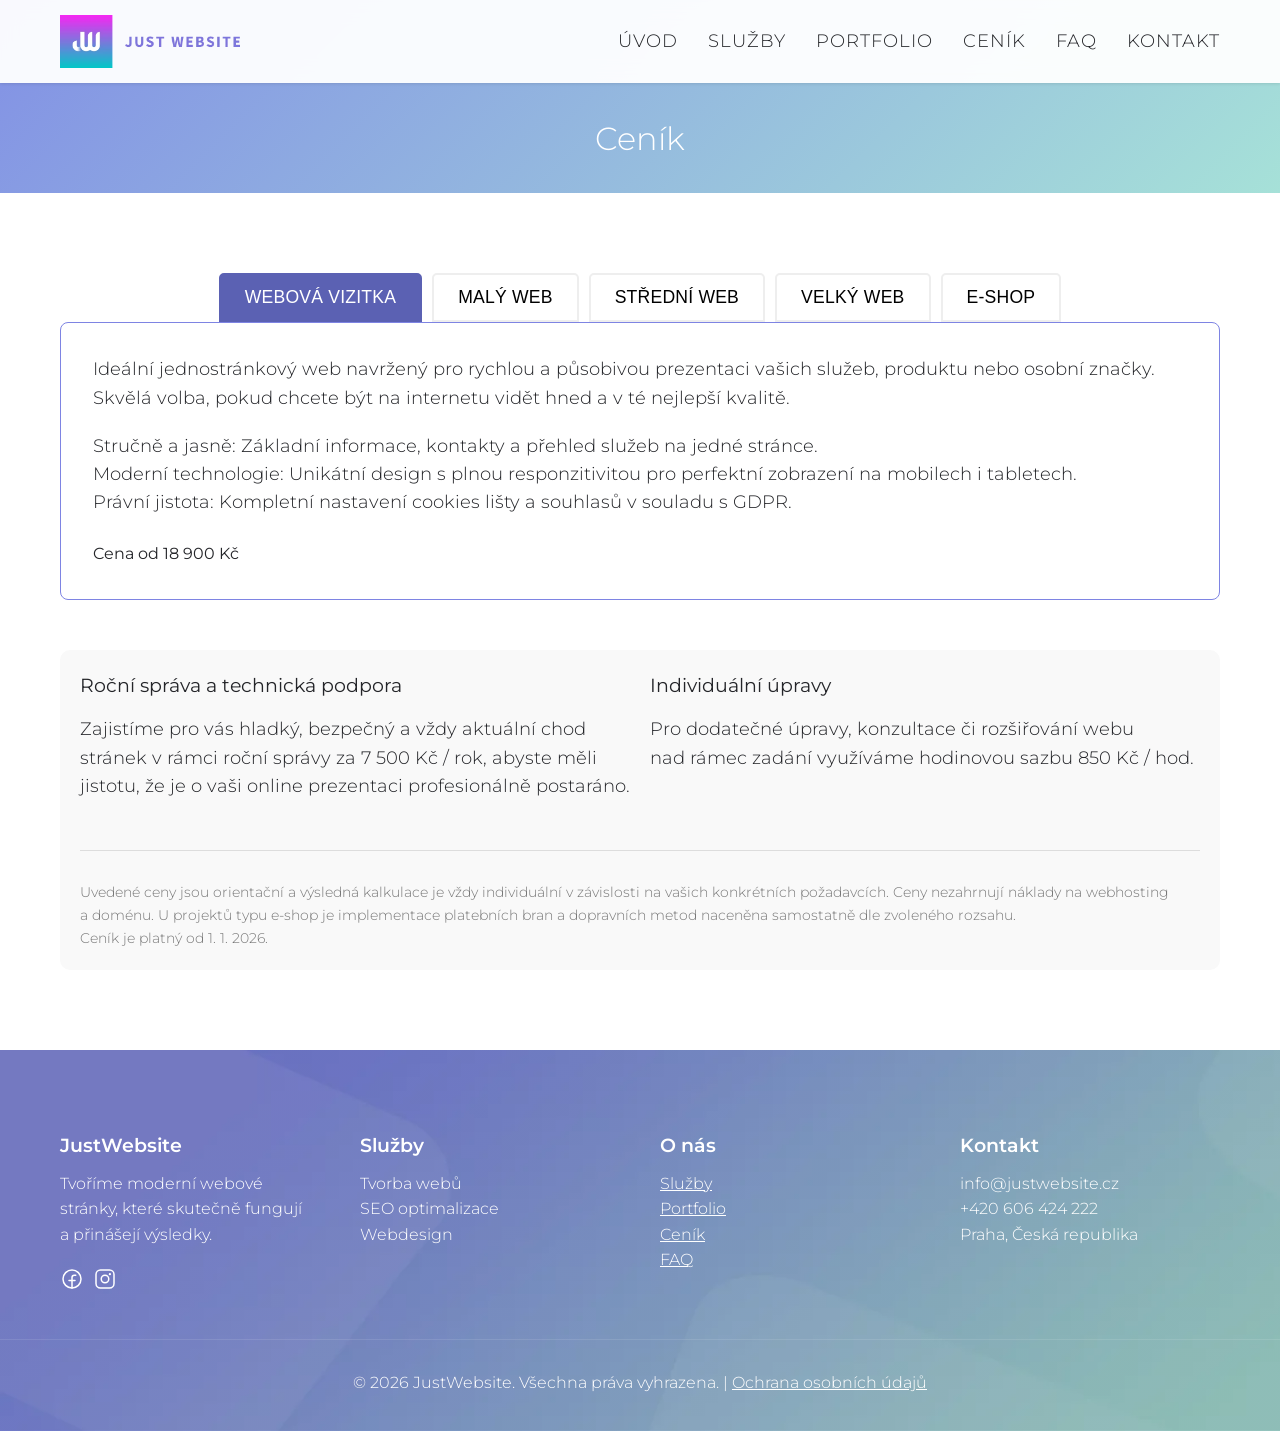
<file: cenik.html>
<!DOCTYPE html>
<html lang="cs">
<head>
    <meta charset="UTF-8">
    <meta name="viewport" content="width=device-width, initial-scale=1.0">
    <meta name="robots" content="index, follow, max-image-preview:large, max-snippet:-1, max-video-preview:-1">
    <link rel="canonical" href="https://www.justwebsite.cz/">
    
    <title>JustWebsite | Rychlá tvorba webu Praha | Weby pro živnostníky | Ceník</title>
    <link rel="icon" type="image/x-icon" href="img/favicon.ico">
    <meta name="description" content="Tvoříme moderní a rychlé webové stránky. Osobní přístup pro živnostníky a firmy v Praze a okolí.">
    <link rel="preload" as="image" href="img/hp-img-new-69d66a87ad1a6.webp" fetchpriority="high">

    <meta property="og:title" content="JustWebsite | Rychlá tvorba webu Praha | Weby pro živnostníky">
    <meta property="og:description" content="Tvoříme moderní a rychlé webové stránky. Osobní přístup pro živnostníky a firmy v Praze a okolí.">
    <meta property="og:image" content="https://www.justwebsite.cz/img/og-img-69e3422df3e94.webp">
    <meta property="og:image:width" content="1200">
    <meta property="og:image:height" content="630">
    <meta property="og:url" content="https://www.justwebsite.cz/">
    <meta property="og:type" content="website">
    <meta name="format-detection" content="telephone=no">
    <link rel="preload" href="/fonts/montserrat-v31-latin_latin-ext-300.woff2" as="font" type="font/woff2" crossorigin>
<link rel="preload" href="/fonts/montserrat-v31-latin_latin-ext-regular.woff2" as="font" type="font/woff2" crossorigin>
    <style>
        body,html{overflow-x:hidden}.container,.nav-container{max-width:1200px;margin:0 auto}.logo,.logo img,.logo:active,.logo:focus{outline:0;border:none}.nav-menu,.navbar{position:fixed;top:0;width:100%}.container,.nav-menu,.navbar,body,section{width:100%}.btn,.logo img,.nav-menu a{text-decoration:none}.btn,.btn-primary{font-size:1rem;text-align:center}.btn,.btn-primary,.nav-menu a{text-transform:uppercase;font-weight:300}.btn,.btn-primary,.nav-menu a,body{font-weight:300}.btn,.btn-primary,.faq-title-column,.footer-bottom{text-align:center}.btn,.hamburger,.tab-btn{cursor:pointer}@font-face{font-display:swap;font-family:Montserrat;font-style:normal;font-weight:300;src:url('fonts/montserrat-v31-latin_latin-ext-300.woff2') format('woff2')}@font-face{font-display:swap;font-family:Montserrat;font-style:normal;font-weight:400;src:url('fonts/montserrat-v31-latin_latin-ext-regular.woff2') format('woff2')}@font-face{font-display:swap;font-family:Montserrat;font-style:normal;font-weight:600;src:url('fonts/montserrat-v31-latin_latin-ext-600.woff2') format('woff2')}*{margin:0;padding:0;box-sizing:border-box}html{scroll-behavior:smooth}body{font-family:Montserrat,sans-serif;color:#242529;font-size:16px;line-height:1.6;-webkit-text-size-adjust:100%;-webkit-font-smoothing:antialiased;-moz-osx-font-smoothing:grayscale;text-rendering:optimizeLegibility}img,svg{max-width:100%;height:auto;display:block}.container{padding:0 20px}.navbar{left:0;right:0;background:rgba(255,255,255,.95);backdrop-filter:blur(10px);box-shadow:0 1px 3px rgba(0,0,0,.1);z-index:1000;padding:15px 0}.btn.btn-primary:hover,.nav-menu{background:#fff}.nav-container{padding:0 20px;display:-webkit-box;display:-ms-flexbox;display:flex;-webkit-box-pack:justify;-ms-flex-pack:justify;justify-content:space-between;-webkit-box-align:center;-ms-flex-align:center;align-items:center}.logo a,.logo a:active,.logo a:focus{outline:0;border:none;text-decoration:none;-webkit-tap-highlight-color:transparent}.logo img{max-width:150px}.nav-menu{left:-100%;flex-direction:column;height:100vh;justify-content:center;gap:40px;transition:.2s ease-in-out;list-style:none}.footer-container,.hamburger{display:-webkit-box;display:-ms-flexbox;-ms-flex-direction:column;-webkit-box-orient:vertical;-webkit-box-direction:normal}.nav-menu.active{padding:4em 2em 0;left:0}.nav-menu.active li{padding:0 0 15px}.nav-menu a{color:#242529;font-size:1.5rem}.hamburger{display:flex;flex-direction:column;gap:6px;z-index:1100}.hamburger span{display:block;width:28px;height:3px;background-color:#242529;transition:.3s}.hamburger.active span:first-child{-webkit-transform:translateY(9px) rotate(45deg);-ms-transform:translateY(9px) rotate(45deg);transform:translateY(9px) rotate(45deg)}.hamburger.active span:nth-child(2){opacity:0}.hamburger.active span:nth-child(3){-webkit-transform:translateY(-9px) rotate(-45deg);-ms-transform:translateY(-9px) rotate(-45deg);transform:translateY(-9px) rotate(-45deg)}section{position:relative}.btn{padding:14px 32px;border-radius:50px;letter-spacing:1.1px;-webkit-transition:.3s;-o-transition:.3s;transition:.3s;display:inline-block;border:none}.btn-primary{background:#7d84e3;color:#fff;border:1px solid #7d84e3;line-height:1.6;letter-spacing:1px}.btn-secondary,.btn.btn-primary:hover{color:#4e4e4e;border:1px solid #b5b6b8}.btn-secondary{background:0 0}.btn.btn-secondary:hover{background:#7d84e3;color:#fff;border:1px solid #7d84e3}.footer{background-image:linear-gradient(rgba(36,37,41,.2),rgba(36,37,41,.2)),url("img/footer-img-bg-69df5883503ca.webp");background-size:cover;background-position:left center;background-attachment:scroll;background-repeat:no-repeat;overflow:hidden;padding:80px 0 35px}.footer-container{display:flex;flex-direction:column;-webkit-box-pack:center;-ms-flex-pack:center;justify-content:center;-webkit-box-align:start;-ms-flex-align:start;align-items:flex-start;gap:40px}.faq-title-row,.footer-section{display:-webkit-box;display:-ms-flexbox;width:100%}.footer-section{display:flex;-webkit-box-orient:vertical;-webkit-box-direction:normal;-ms-flex-direction:column;flex-direction:column;-webkit-box-pack:start;-ms-flex-pack:start;justify-content:flex-start;-webkit-box-align:start;-ms-flex-align:start;align-items:flex-start}.footer-section h3{font-size:1.2rem;font-weight:600;color:#fff;padding:0 0 10px}.footer-bottom p,.footer-section a,.footer-section p{font-size:1rem;font-weight:300;line-height:1.6;color:#fff}.footer .social-links{padding:20px 0 0}.footer-bottom{margin-top:40px;padding:30px 15px 0;border-top:1px solid rgba(255,255,255,.1)} .social-links a {display: inline-block;padding: 0 5px 0 0;}.title-header-section{padding:120px 0 35px;width:100%;background:-o-linear-gradient(315deg,#8290e5 0,#a6e1d8 100%);background:linear-gradient(135deg,#8290e5 0,#a6e1d8 100%)}.faq-title-row{display:flex;-webkit-box-pack:center;-ms-flex-pack:center;justify-content:center;-webkit-box-align:start;-ms-flex-align:start;align-items:flex-start}.faq-title-column{width:100%}.faq-main-title{color:#fff;font-size:2rem;font-weight:300;line-height:1.2;margin:0;text-transform:none}.tab-btn,.tabs-content h3{font-size:1.1rem;font-weight:400}.pricing-section{padding:80px 0;background:#fff}.pricing-tabs{margin-bottom:50px}.tabs-header{display:-webkit-box;display:-ms-flexbox;display:flex;-webkit-box-pack:center;-ms-flex-pack:center;justify-content:center;gap:10px;margin-bottom:0;-ms-flex-wrap:wrap;flex-wrap:wrap}.tab-btn{letter-spacing:.2px;text-transform:uppercase;padding:12px 24px;border:2px solid #eee;background:0 0;transition:.3s;border-radius:5px 5px 0 0}.tab-btn.active,.tab-btn:hover{border-color:#5b61b3;background-color:#5b61b3;color:#fff}.tabs-content h3{line-height:1.6}.tab-pane{display:none;animation:.5s fadeIn}.show-on-mobile,.tab-pane.active{display:block}.price-list li,.pricing-mobile-grid{display:-webkit-box;display:-ms-flexbox}.pricing-tabs .tabs-content{border:1px solid #7e84e3;border-radius:8px;padding:1em}.price-list,.price-list-desktop{list-style:none;padding:0;margin:20px 0}.price-list li{margin-bottom:15px;display:flex;-webkit-box-align:start;-ms-flex-align:start;align-items:flex-start;gap:10px;font-size:1rem;font-weight:300}.price-list i,.price-list-desktop i{color:#28a745;margin-top:4px}.mobile-price-box .info-text,.pricing-tabs .tabs-content .info-text{font-size:1rem;font-style:italic}.price-tag{font-size:1rem;font-weight:400;color:#242529;margin-top:25px}.price-list-desktop li,.pricing-tabs .tabs-content p{font-size:1.1rem;line-height:1.6;font-weight:300}.pricing-mobile-grid{display:flex;-webkit-box-orient:vertical;-webkit-box-direction:normal;-ms-flex-direction:column;flex-direction:column;gap:20px;margin-bottom:40px}.mobile-price-box{background:#fff;border:1px solid #7d84e3;border-radius:12px;padding:25px;margin:0 0 1em;-webkit-box-shadow:0 4px 6px rgba(0,0,0,.05);box-shadow:0 4px 6px rgba(0,0,0,.05)}.mobile-price-box h2{font-size:1.3rem;color:#242529;margin-bottom:10px;text-transform:uppercase}.mobile-price-box p{font-size:1.1rem;font-weight:300;color:#242529;line-height:1.6;margin-bottom:15px}.mobile-price-box.highlight{border:1px solid #7d84e3;background:#f8fbff}.pricing-footer{background:#f9f9f9;padding:20px;border-radius:10px}.pricing-footer h4{font-size:1.2rem;font-weight:400;line-height:1.6;padding:0 0 15px}.pricing-footer p{font-size:1.1rem;font-weight:300;line-height:1.6}.footer-grid{display:-ms-grid;display:grid;-ms-grid-columns:1fr;grid-template-columns:1fr;gap:20px}.divider{margin:50px 0 30px;border:0;border-top:1px solid #ddd}.pricing-footer .disclaimer{font-size:.9rem;color:#777;line-height:1.6}@keyframes fadeIn{from{opacity:0}to{opacity:1}}.hide-on-mobile{display:none}@media (min-width:768px){.logo img{max-width:180px}.nav-menu a{font-size:1.1rem;letter-spacing:1px}.nav-menu a:hover{color:#007bff}.section-title{font-size:2.5rem;margin-bottom:30px}.pricing-tabs .tabs-content{padding:2em}.footer-grid{-ms-grid-columns:1fr 1fr;grid-template-columns:1fr 1fr}.show-on-mobile{display:none}.hide-on-mobile{display:block}}@media (min-width:1024px){.contact-container,.nav-menu{display:-webkit-box;display:-ms-flexbox;-ms-flex-direction:row}.contact-container,.footer-container,.nav-menu{-webkit-box-orient:horizontal;-webkit-box-direction:normal}.nav-menu{position:static;height:auto;width:auto;left:0;display:flex;flex-direction:row;gap:30px;background:0 0;-webkit-box-pack:end;-ms-flex-pack:end;justify-content:flex-end;-webkit-box-align:center;-ms-flex-align:center;align-items:center}.hamburger{display:none}.contact{padding:90px 120px}.contact-container{display:flex;flex-direction:row;-webkit-box-pack:center;-ms-flex-pack:center;justify-content:center;-webkit-box-align:start;-ms-flex-align:start;align-items:flex-start;padding:40px}.footer-container{display:-webkit-box;display:-ms-flexbox;display:flex;-ms-flex-direction:row;flex-direction:row;-webkit-box-pack:center;-ms-flex-pack:center;justify-content:center;-webkit-box-align:start;-ms-flex-align:start;align-items:flex-start}.footer-section{width:30%}}@media (min-width:1600px){.contact,.hero,.monitor-section{background-size:53%}}
    </style>
</head>
<body>
    <!-- Navigace -->
    <nav class="navbar">
        <div class="nav-container">
            <a href="/" class="logo">
                <img src="./img/jw-logo.webp" alt="JustWebsite - Tvorba webových stránek">
            </a>
            
            <ul class="nav-menu" id="navMenu">
                <li><a href="/">Úvod</a></li>
                <li><a href="./index.html#sluzby">Služby</a></li>
                <li><a href="./index.html#portfolio">Portfolio</a></li>
                <li><a href="./cenik.html">Ceník</a></li>
                <li><a href="./faq.html">FAQ</a></li>
                <li><a href="./index.html#kontakt">Kontakt</a></li>
            </ul>

            <div class="hamburger" id="hamburger">
                <span></span>
                <span></span>
                <span></span>
            </div>
        </div>
    </nav>

    <section class="title-header-section">
        <div class="container">
            <div class="faq-title-row">
                <div class="faq-title-column">
                    <h1 class="faq-main-title">Ceník</h1>
                </div>
            </div>
        </div>
    </section>

    <section class="pricing-section">
        <div class="container">
            
            <div class="pricing-tabs hide-on-mobile">
                <div class="tabs-header">
                    <button class="tab-btn active" data-tab="vizitka">Webová vizitka</button>
                    <button class="tab-btn" data-tab="maly">Malý web</button>
                    <button class="tab-btn" data-tab="stredni">Střední web</button>
                    <button class="tab-btn" data-tab="velky">Velký web</button>
                    <button class="tab-btn" data-tab="eshop">E-shop</button>
                </div>

                <div class="tabs-content">
                    <div class="tab-pane active" id="vizitka">
                        <p>Ideální jednostránkový web navržený pro rychlou a&nbsp;působivou prezentaci vašich služeb, produktu nebo osobní značky. Skvělá volba, pokud chcete být na internetu vidět hned a&nbsp;v&nbsp;té nejlepší kvalitě.</p>
                        <ul class="price-list-desktop">
                            <li><i class="fas fa-check"></i> Stručně a jasně: Základní informace, kontakty a&nbsp;přehled služeb na jedné stránce.</li>
                            <li><i class="fas fa-check"></i> Moderní technologie: Unikátní design s&nbsp;plnou responzitivitou pro perfektní zobrazení na mobilech i&nbsp;tabletech.</li>
                            <li><i class="fas fa-check"></i> Právní jistota: Kompletní nastavení cookies lišty a&nbsp;souhlasů v&nbsp;souladu s&nbsp;GDPR.</li>
                        </ul>
                        <div class="price-tag">Cena od 18&nbsp;900&nbsp;Kč</div>
                    </div>

                    <div class="tab-pane" id="maly">
                        <p>Ideální řešení pro začínající podnikatele a&nbsp;menší projekty. Tento balíček vám poskytne dostatek prostoru pro detailnější představení vaší firmy a&nbsp;služeb. Web tvoříme jako kompaktní celek s&nbsp;důrazem na přehlednost a&nbsp;konverze.</p>
                        <ul class="price-list-desktop">
                            <li><i class="fas fa-check"></i> Struktura na míru: Rozsah do 5&nbsp;podstránek (např. Domů, O nás, Služby, Ceník, Kontakt).</li>
                            <li><i class="fas fa-check"></i> Unikátní vzhled: Individuální grafický návrh, který vás odliší od konkurence.</li>
                            <li><i class="fas fa-check"></i> Viditelnost: Základní optimalizace pro vyhledávače (SEO), aby vás klienti snadněji našli.</li>
                            <li><i class="fas fa-check"></i> Plná responzivita pro mobily a&nbsp;kompletní nastavení cookies (GDPR).</li>
                        </ul>
                        <div class="price-tag">Cena od 29&nbsp;000&nbsp;Kč</div>
                    </div>

                    <div class="tab-pane" id="stredni">
                        <p>Komplexní řešení pro váš stabilní růst. Ideální volba pro malé a&nbsp;střední firmy, které potřebují detailně odprezentovat své služby, budovat důvěru skrze reference a&nbsp;aktivně pracovat s&nbsp;návštěvností webu.</p>
                        <ul class="price-list-desktop">
                            <li><i class="fas fa-check"></i> Velkorysý prostor: Profesionální struktura v rozsahu 5–12 podstránek pro vše podstatné.</li>
                            <li><i class="fas fa-check"></i> Důraz na důvěryhodnost: Detailní zpracování sekcí se&nbsp;službami a&nbsp;přehledná prezentace vašich referencí.</li>
                            <li><i class="fas fa-check"></i> Pokročilý design: Rozšířený grafický návrh a&nbsp;hloubková práce s&nbsp;obsahem pro maximální uživatelský zážitek.</li>
                            <li><i class="fas fa-check"></i> Data pod kontrolou: Propojení s&nbsp;analytickými nástroji (např. Google Analytics) pro sledování výkonu webu.</li>
                            <li><i class="fas fa-check"></i> Bezpečí a standardy: Kompletní zajištění shody s&nbsp;GDPR a&nbsp;technické zabezpečení stránek.</li>
                        </ul>
                        <div class="price-tag">Cena od 42&nbsp;000&nbsp;Kč</div>
                    </div>

                    <div class="tab-pane" id="velky">
                        <p>Rozsáhlá řešení pro náročné projekty a&nbsp;firemní lídry. Tento balíček je navržen pro klienty, kteří vyžadují neomezený prostor pro svůj obsah, špičkovou technickou úroveň a&nbsp;perfektní přehlednost i&nbsp;při velkém množství informací.</p>
                        <ul class="price-list-desktop">
                            <li><i class="fas fa-check"></i> Neomezené možnosti: Rozsáhlá struktura (typicky nad 15–20 podstránek) bez limitů pro váš další růst.</li>
                            <li><i class="fas fa-check"></i> Pokročilá architektura: Promyšlená navigace a&nbsp;filtrace, která zajistí, že&nbsp;se návštěvník snadno zorientuje i&nbsp;v&nbsp;katalogu produktů nebo&nbsp;složité firemní struktuře.</li>
                            <li><i class="fas fa-check"></i> Vizuální konzistence: Součástí je grafický manuál webu, který definuje pravidla pro používání barev, fontů a&nbsp;prvků napříč celým projektem.</li>
                            <li><i class="fas fa-check"></i> Maximální výkon: Kompletní technické nastavení zaměřené na rychlost, bezpečnost a&nbsp;bezchybný chod pod velkým náporem.</li>
                            <li><i class="fas fa-check"></i> Full-servis přístup: Od&nbsp;analýzy složitých potřeb až po finální vyladění každého detailu.</li>
                        </ul>
                        <div class="price-tag">Cena od 55 000 Kč</div>
                    </div>

                    <div class="tab-pane" id="eshop">
                        <p>Kompletní prodejní platforma pro vaše podnikání. Vytvoříme pro vás plnohodnotné a škálovatelné řešení postavené na celosvětově prověřeném systému WooCommerce. Váš e-shop bude nejen skvěle vypadat, ale&nbsp;především bude navržen tak, aby maximálně usnadňoval nákupní proces.</p>
                        <ul class="price-list-desktop">
                            <li><i class="fas fa-check"></i> Výkonný prodejní nástroj</li>
                            <li><i class="fas fa-check"></i> Jednoduchá správa produktů</li>
                            <li><i class="fas fa-check"></i> Žádné měsíční nájmy</li>
                        </ul>
                        <p class="info-text">Cena zahrnuje kompletní nastavení e-shopu. Implementaci specifických platebních bran (např. GoPay, Comgate) a&nbsp;dopravců (Zásilkovna, PPL) řešíme individuálně podle vašich konkrétních potřeb a objemu prodejů.</p>
                        <div class="price-tag">Cena od 79&nbsp;000&nbsp;Kč</div>
                    </div>
                </div> 
            </div> 
            <div class="pricing-mobile-grid show-on-mobile">
                <div class="mobile-price-box">
                    <h2>Webová vizitka</h2>
                    <p>Ideální jednostránkový web navržený pro rychlou a&nbsp;působivou prezentaci vašich služeb, produktu nebo osobní značky. Skvělá volba, pokud chcete být na internetu vidět hned a&nbsp;v té&nbsp;nejlepší kvalitě.</p>
                    <ul class="price-list">
                        <li><i class="fas fa-check"></i> Stručně a jasně: Základní informace, kontakty a&nbsp;přehled služeb na jedné stránce.</li>
                        <li><i class="fas fa-check"></i> Moderní technologie: Unikátní design s&nbsp;plnou responzitivitou pro perfektní zobrazení na mobilech i&nbsp;tabletech.</li>
                        <li><i class="fas fa-check"></i> Právní jistota: Kompletní nastavení cookies lišty a&nbsp;souhlasů v&nbsp;souladu s&nbsp;GDPR.</li>
                    </ul>
                    <div class="price-tag">Cena od 18&nbsp;900&nbsp;Kč</div>
                </div>

                <div class="mobile-price-box">
                    <h2>Malý web</h2>
                    <p>Ideální řešení pro začínající podnikatele a&nbsp;menší projekty. Tento balíček vám poskytne dostatek prostoru pro detailnější představení vaší firmy a&nbsp;služeb. Web tvoříme jako kompaktní celek s&nbsp;důrazem na přehlednost a&nbsp;konverze.</p>
                    <ul class="price-list">
                        <li><i class="fas fa-check"></i> Struktura na míru: Rozsah do 5&nbsp;podstránek (např. Domů, O nás, Služby, Ceník, Kontakt).</li>
                        <li><i class="fas fa-check"></i> Unikátní vzhled: Individuální grafický návrh, který vás odliší od konkurence.</li>
                        <li><i class="fas fa-check"></i> Viditelnost: Základní optimalizace pro vyhledávače (SEO), aby vás klienti snadněji našli.</li>
                        <li><i class="fas fa-check"></i> Plná responzivita pro mobily a&nbsp;kompletní nastavení cookies (GDPR).</li>
                    </ul>
                    <div class="price-tag">Cena od 29&nbsp;000&nbsp;Kč</div>
                </div>

                <div class="mobile-price-box">
                    <h2>Střední web</h2>
                    <p>Komplexní řešení pro&nbsp;váš stabilní růst. Ideální volba pro&nbsp;malé a&nbsp;střední firmy, které potřebují detailně odprezentovat své služby, budovat důvěru skrze reference a&nbsp;aktivně pracovat s&nbsp;návštěvností webu.</p>
                    <ul class="price-list">
                        <li><i class="fas fa-check"></i> Velkorysý prostor: Profesionální struktura v&nbsp;rozsahu 5–12 podstránek pro&nbsp;vše podstatné.</li>
                        <li><i class="fas fa-check"></i> Důraz na&nbsp;důvěryhodnost: Detailní zpracování sekcí se&nbsp;službami a&nbsp;přehledná prezentace vašich referencí.</li>
                        <li><i class="fas fa-check"></i> Pokročilý design: Rozšířený grafický návrh a&nbsp;hloubková práce s&nbsp;obsahem pro&nbsp;maximální uživatelský zážitek.</li>
                        <li><i class="fas fa-check"></i> Data pod&nbsp;kontrolou: Propojení s&nbsp;analytickými nástroji (např. Google Analytics) pro&nbsp;sledování výkonu webu.</li>
                        <li><i class="fas fa-check"></i> Bezpečí a&nbsp;standardy: Kompletní zajištění shody s&nbsp;GDPR a&nbsp;technické zabezpečení stránek.</li>
                    </ul>
                    <div class="price-tag">Cena od 42&nbsp;000&nbsp;Kč</div>
                </div>

                <div class="mobile-price-box">
                    <h2>Velký web</h2>
                    <p>Rozsáhlá řešení pro&nbsp;náročné projekty a&nbsp;firemní lídry. Tento balíček je&nbsp;navržen pro&nbsp;klienty, kteří vyžadují neomezený prostor pro&nbsp;svůj obsah, špičkovou technickou úroveň a&nbsp;perfektní přehlednost i&nbsp;při&nbsp;velkém množství informací.</p>
                    <ul class="price-list">
                        <li><i class="fas fa-check"></i> Neomezené možnosti: Rozsáhlá struktura (typicky nad&nbsp;15–20 podstránek) bez&nbsp;limitů pro&nbsp;váš další růst.</li>
                        <li><i class="fas fa-check"></i> Pokročilá architektura: Promyšlená navigace a&nbsp;filtrace, která zajistí, že&nbsp;se&nbsp;návštěvník snadno zorientuje i&nbsp;v&nbsp;katalogu produktů nebo složité firemní struktuře.</li>
                        <li><i class="fas fa-check"></i> Vizuální konzistence: Součástí je&nbsp;grafický manuál webu, který definuje pravidla pro&nbsp;používání barev, fontů a&nbsp;prvků napříč celým projektem.</li>
                        <li><i class="fas fa-check"></i> Maximální výkon: Kompletní technické nastavení zaměřené na&nbsp;rychlost, bezpečnost a&nbsp;bezchybný chod pod&nbsp;velkým náporem.</li>
                        <li><i class="fas fa-check"></i> Full-servis přístup: Od&nbsp;analýzy složitých potřeb až&nbsp;po&nbsp;finální vyladění každého detailu.</li>
                    </ul>
                    <div class="price-tag">Cena od 55&nbsp;000&nbsp;Kč</div>
                </div>

                <div class="mobile-price-box highlight">
                    <h2>E-shop</h2>
                    <p>Kompletní prodejní platforma pro vaše podnikání. Vytvoříme pro vás plnohodnotné a&nbsp;škálovatelné řešení postavené na celosvětově prověřeném systému WooCommerce. Váš e-shop bude nejen skvěle vypadat, ale především bude navržen tak, aby maximálně usnadňoval nákupní proces.</p>
                    <ul class="price-list">
                        <li><i class="fas fa-check"></i> Výkonný prodejní nástroj</li>
                        <li><i class="fas fa-check"></i> Jednoduchá správa produktů</li>
                        <li><i class="fas fa-check"></i> Žádné měsíční nájmy</li>
                    </ul>
                    <p class="info-text">Cena zahrnuje kompletní nastavení e-shopu. Implementaci specifických platebních bran (např. GoPay, Comgate) a dopravců (Zásilkovna, PPL) řešíme individuálně podle vašich konkrétních potřeb a&nbsp;objemu prodejů.</p>
                    <div class="price-tag">Cena od 79&nbsp;000&nbsp;Kč</div>
                </div>
            </div>
            <div class="pricing-footer">
                <div class="footer-grid">
                    <div class="footer-item">
                        <h4>Roční správa a&nbsp;technická podpora</h4>
                        <p>Zajistíme pro&nbsp;vás hladký, bezpečný a&nbsp;vždy aktuální chod stránek v&nbsp;rámci roční správy za&nbsp;7&nbsp;500&nbsp;Kč / rok, abyste měli jistotu, že&nbsp;je&nbsp;o&nbsp;vaši online prezentaci profesionálně postaráno.</p>
                    </div>
                    <div class="footer-item">
                        <h4>Individuální úpravy</h4>
                        <p>Pro&nbsp;dodatečné úpravy, konzultace či&nbsp;rozšiřování webu nad&nbsp;rámec zadání využíváme hodinovou sazbu 850&nbsp;Kč / hod.</p>
                    </div>
                </div>
                <hr class="divider">
                <p class="disclaimer">Uvedené ceny jsou orientační a&nbsp;výsledná kalkulace je&nbsp;vždy individuální v&nbsp;závislosti na&nbsp;vašich konkrétních požadavcích. Ceny nezahrnují náklady na&nbsp;webhosting a&nbsp;doménu. U&nbsp;projektů typu e-shop je&nbsp;implementace platebních bran a&nbsp;dopravních metod naceněna samostatně dle&nbsp;zvoleného rozsahu.<br> Ceník je&nbsp;platný od&nbsp;1.&nbsp;1.&nbsp;2026.</p>
            </div>
        </div>
    </section>

    <!-- Footer -->
    <footer class="footer">
        <div class="footer-container container">
            <div class="footer-section">
                <h3>JustWebsite</h3>
                <p>Tvoříme moderní webové stránky, které skutečně fungují a&nbsp;přinášejí výsledky.</p>
                <div class="social-links">
                    <a href="https://www.facebook.com/profile.php?id=100089760082775" aria-label="Facebook" target="_blank"><svg xmlns="http://www.w3.org/2000/svg" width="24" height="24" viewBox="0 0 256 256">
    <circle cx="128" cy="128" r="96" fill="none" stroke="#ffffff" stroke-linecap="round" stroke-linejoin="round" stroke-width="16"/>
    <path d="M168,88H152a24,24,0,0,0-24,24V224" fill="none" stroke="#ffffff" stroke-linecap="round" stroke-linejoin="round" stroke-width="16"/>
    <line x1="96" y1="144" x2="160" y2="144" fill="none" stroke="#ffffff" stroke-linecap="round" stroke-linejoin="round" stroke-width="16"/>
</svg></a>
                    <a href="https://www.instagram.com/justwebsite_cz/" aria-label="Instagram" target="_blank"><svg xmlns="http://www.w3.org/2000/svg" width="24" height="24" viewBox="0 0 256 256">
    <circle cx="128" cy="128" r="40" fill="none" stroke="#ffffff" stroke-miterlimit="10" stroke-width="16"/>
    <rect x="32" y="32" width="192" height="192" rx="48" fill="none" stroke="#ffffff" stroke-linecap="round" stroke-linejoin="round" stroke-width="16"/>
    <circle cx="180" cy="76" r="12" fill="#ffffff"/>
</svg></a>
                </div>
            </div>

            <div class="footer-section">
                <h3>Služby</h3>
                <p>Tvorba webů</p>
                <p>SEO optimalizace</p>
                <p>Webdesign</p>
            </div>

            <div class="footer-section">
                <h3>O nás</h3>
                <a href="./index.html#sluzby">Služby</a>
                <a href="./index.html#portfolio">Portfolio</a>
                <a href="./cenik.html">Ceník</a>
                <a href="./faq.html">FAQ</a>
            </div>

            <div class="footer-section">
                <h3>Kontakt</h3>
                <p>info@justwebsite.cz</p>
                <p>+420 606 424 222</p>
                <p>Praha, Česká republika</p>
            </div>
        </div>

        <div class="footer-bottom">
            <p>&copy; 2026&nbsp;JustWebsite. Všechna práva vyhrazena. | <a href="https://www.justwebsite.cz/zasady-zpracovani-osobnich-udaju.html" style="color: inherit;">Ochrana osobních údajů</a></p>
        </div>
    </footer>

    <script src="js/index.js"></script>
</body>
</html>
</file>
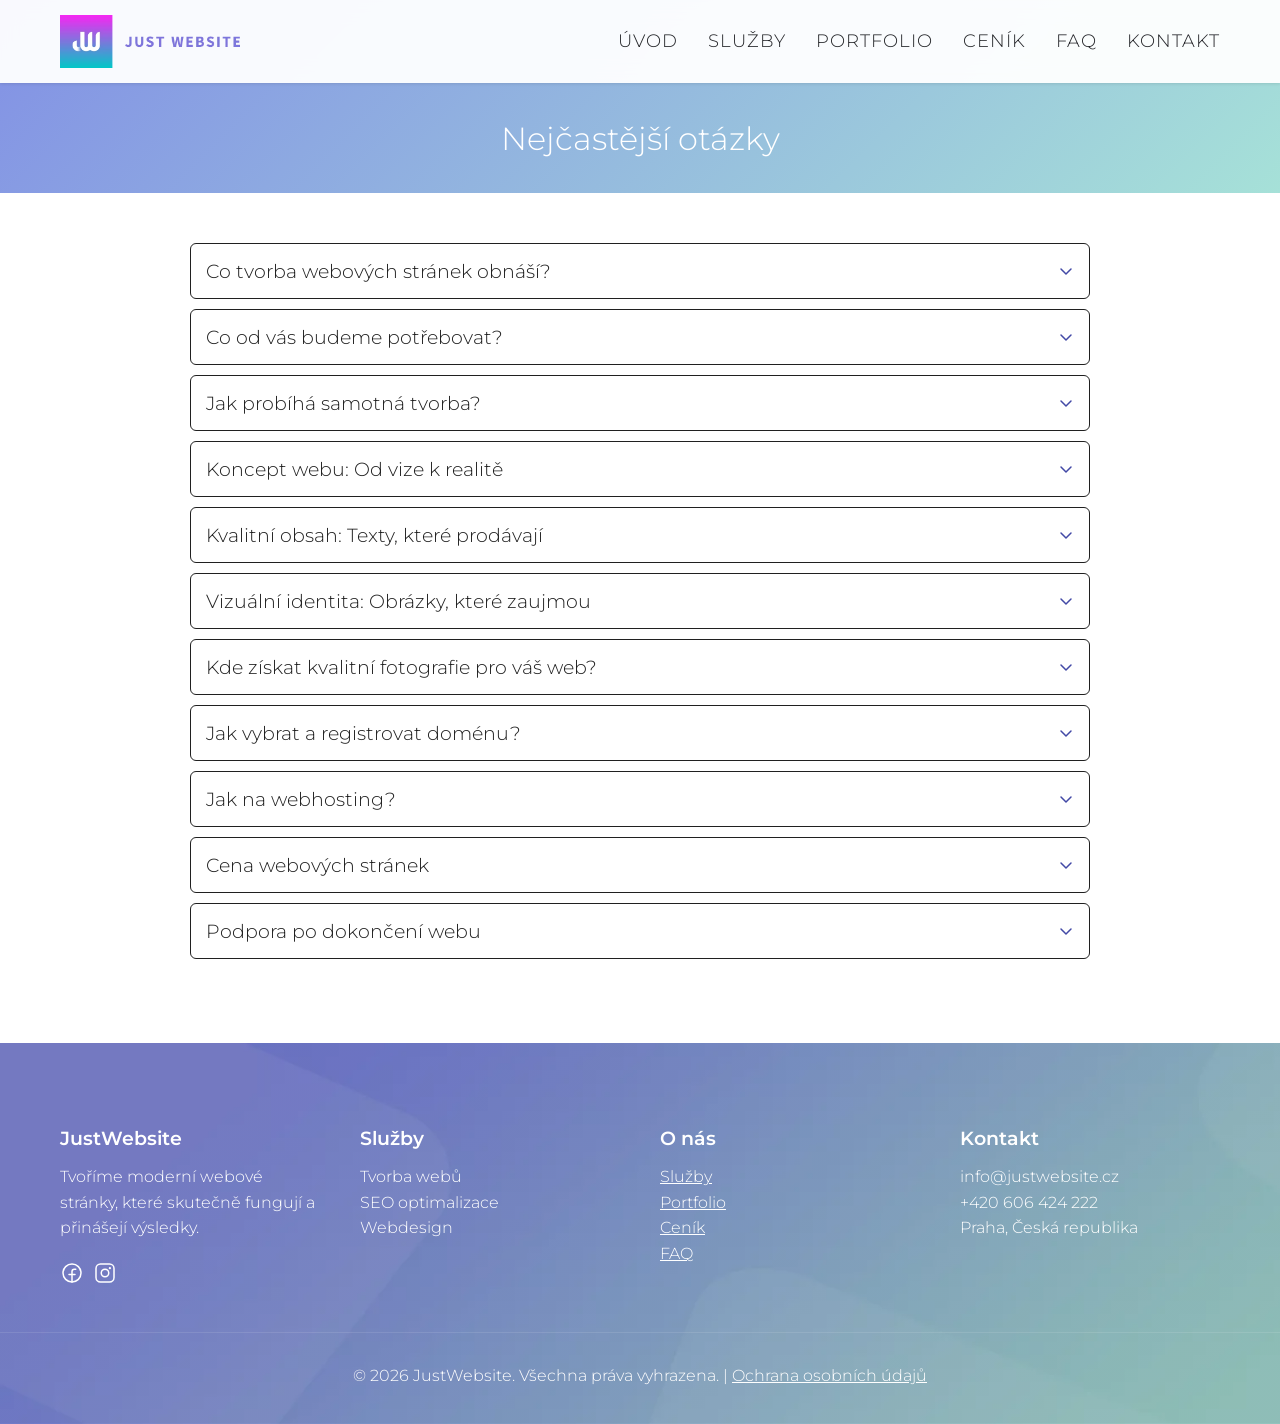
<file: faq.html>
<!DOCTYPE html>
<html lang="cs">
<head>
    <meta charset="UTF-8">
    <meta name="viewport" content="width=device-width, initial-scale=1.0">
    <meta name="robots" content="index, follow, max-image-preview:large, max-snippet:-1, max-video-preview:-1">
    <link rel="canonical" href="https://www.justwebsite.cz/">
    
    <title>JustWebsite | Rychlá tvorba webu Praha | Weby pro živnostníky | FAQ</title>
    <link rel="icon" type="image/x-icon" href="img/favicon.ico">
    <meta name="description" content="Tvoříme moderní a rychlé webové stránky. Osobní přístup pro živnostníky a firmy v Praze a okolí.">
    <link rel="preload" as="image" href="img/hp-img-new-69d66a87ad1a6.webp" fetchpriority="high">

    <meta property="og:title" content="JustWebsite | Rychlá tvorba webu Praha | Weby pro živnostníky">
    <meta property="og:description" content="Tvoříme moderní a rychlé webové stránky. Osobní přístup pro živnostníky a firmy v Praze a okolí.">
    <meta property="og:image" content="https://www.justwebsite.cz/img/og-img-69e3422df3e94.webp">
    <meta property="og:image:width" content="1200">
    <meta property="og:image:height" content="630">
    <meta property="og:url" content="https://www.justwebsite.cz/">
    <meta property="og:type" content="website">
    <meta name="format-detection" content="telephone=no">
    <link rel="preload" href="/fonts/montserrat-v31-latin_latin-ext-300.woff2" as="font" type="font/woff2" crossorigin>
<link rel="preload" href="/fonts/montserrat-v31-latin_latin-ext-regular.woff2" as="font" type="font/woff2" crossorigin>
    <style>
        body,html{overflow-x:hidden}.container,.nav-container{max-width:1200px;margin:0 auto}.logo,.logo img,.logo:active,.logo:focus{outline:0;border:none}.nav-menu,.navbar{position:fixed;top:0;width:100%}.container,.nav-menu,.navbar,body,section{width:100%}.btn,.logo img,.nav-menu a{text-decoration:none}.btn,.btn-primary{font-size:1rem;text-align:center}.btn,.btn-primary,.nav-menu a{text-transform:uppercase;font-weight:300}.btn,.btn-primary,.nav-menu a,body{font-weight:300}.btn,.btn-primary,.faq-title-column,.footer-bottom{text-align:center}.btn,.hamburger,.tab-btn{cursor:pointer}@font-face{font-display:swap;font-family:Montserrat;font-style:normal;font-weight:300;src:url('fonts/montserrat-v31-latin_latin-ext-300.woff2') format('woff2')}@font-face{font-display:swap;font-family:Montserrat;font-style:normal;font-weight:400;src:url('fonts/montserrat-v31-latin_latin-ext-regular.woff2') format('woff2')}@font-face{font-display:swap;font-family:Montserrat;font-style:normal;font-weight:600;src:url('fonts/montserrat-v31-latin_latin-ext-600.woff2') format('woff2')}*{margin:0;padding:0;box-sizing:border-box}html{scroll-behavior:smooth}body{font-family:Montserrat,sans-serif;color:#242529;font-size:16px;line-height:1.6;-webkit-text-size-adjust:100%;-webkit-font-smoothing:antialiased;-moz-osx-font-smoothing:grayscale;text-rendering:optimizeLegibility}img,svg{max-width:100%;height:auto;display:block}.container{padding:0 20px}.navbar{left:0;right:0;background:rgba(255,255,255,.95);backdrop-filter:blur(10px);box-shadow:0 1px 3px rgba(0,0,0,.1);z-index:1000;padding:15px 0}.btn.btn-primary:hover,.nav-menu{background:#fff}.nav-container{padding:0 20px;display:-webkit-box;display:-ms-flexbox;display:flex;-webkit-box-pack:justify;-ms-flex-pack:justify;justify-content:space-between;-webkit-box-align:center;-ms-flex-align:center;align-items:center}.logo a,.logo a:active,.logo a:focus{outline:0;border:none;text-decoration:none;-webkit-tap-highlight-color:transparent}.logo img{max-width:150px}.nav-menu{left:-100%;flex-direction:column;height:100vh;justify-content:center;gap:40px;transition:.2s ease-in-out;list-style:none}.footer-container,.hamburger{display:-webkit-box;display:-ms-flexbox;-ms-flex-direction:column;-webkit-box-orient:vertical;-webkit-box-direction:normal}.nav-menu.active{padding:4em 2em 0;left:0}.nav-menu.active li{padding:0 0 15px}.nav-menu a{color:#242529;font-size:1.5rem}.hamburger{display:flex;flex-direction:column;gap:6px;z-index:1100}.hamburger span{display:block;width:28px;height:3px;background-color:#242529;transition:.3s}.hamburger.active span:first-child{-webkit-transform:translateY(9px) rotate(45deg);-ms-transform:translateY(9px) rotate(45deg);transform:translateY(9px) rotate(45deg)}.hamburger.active span:nth-child(2){opacity:0}.hamburger.active span:nth-child(3){-webkit-transform:translateY(-9px) rotate(-45deg);-ms-transform:translateY(-9px) rotate(-45deg);transform:translateY(-9px) rotate(-45deg)}section{position:relative}.btn{padding:14px 32px;border-radius:50px;letter-spacing:1.1px;-webkit-transition:.3s;-o-transition:.3s;transition:.3s;display:inline-block;border:none}.btn-primary{background:#7d84e3;color:#fff;border:1px solid #7d84e3;line-height:1.6;letter-spacing:1px}.btn-secondary,.btn.btn-primary:hover{color:#4e4e4e;border:1px solid #b5b6b8}.btn-secondary{background:0 0}.btn.btn-secondary:hover{background:#7d84e3;color:#fff;border:1px solid #7d84e3}.footer{background-image:linear-gradient(rgba(36,37,41,.2),rgba(36,37,41,.2)),url("img/footer-img-bg-69df5883503ca.webp");background-size:cover;background-position:left center;background-attachment:scroll;background-repeat:no-repeat;overflow:hidden;padding:80px 0 35px}.footer-container{display:flex;flex-direction:column;-webkit-box-pack:center;-ms-flex-pack:center;justify-content:center;-webkit-box-align:start;-ms-flex-align:start;align-items:flex-start;gap:40px}.faq-title-row,.footer-section{display:-webkit-box;display:-ms-flexbox;width:100%}.footer-section{display:flex;-webkit-box-orient:vertical;-webkit-box-direction:normal;-ms-flex-direction:column;flex-direction:column;-webkit-box-pack:start;-ms-flex-pack:start;justify-content:flex-start;-webkit-box-align:start;-ms-flex-align:start;align-items:flex-start}.footer-section h3{font-size:1.2rem;font-weight:600;color:#fff;padding:0 0 10px}.footer-bottom p,.footer-section a,.footer-section p{font-size:1rem;font-weight:300;line-height:1.6;color:#fff}.footer .social-links{padding:20px 0 0}.social-links a {display: inline-block;padding: 0 5px 0 0;}.footer-bottom{margin-top:40px;padding:30px 15px 0;border-top:1px solid rgba(255,255,255,.1)}.title-header-section{padding:120px 0 35px;width:100%;background:-o-linear-gradient(315deg,#8290e5 0,#a6e1d8 100%);background:linear-gradient(135deg,#8290e5 0,#a6e1d8 100%)}.faq-title-row{display:flex;-webkit-box-pack:center;-ms-flex-pack:center;justify-content:center;-webkit-box-align:start;-ms-flex-align:start;align-items:flex-start}.faq-title-column{width:100%}.faq-main-title{color:#fff;font-size:2rem;font-weight:300;line-height:1.2;margin:0;text-transform:none}.tab-btn,.tabs-content h3{font-size:1.1rem;font-weight:400;font-family:Montserrat}.faq-section{padding:50px 0;background-color:#fff}.faq-section .accordion{min-height:100%;max-width:900px;margin:0 auto}.faq-section .accordion-item{background:#fff;border:none}.faq-section .accordion-header{font-family:Montserrat,sans-serif;font-size:1.2rem;font-weight:300;border-top:1px solid;border-bottom:1px solid;border-left:1px solid;border-right:1px solid;border-radius:6px;background:#fff;padding:15px;margin:0 0 10px;color:#202020;width:100%;display:-webkit-box;display:-ms-flexbox;display:flex;-webkit-box-pack:justify;-ms-flex-pack:justify;justify-content:space-between;-webkit-box-align:center;-ms-flex-align:center;align-items:center;cursor:pointer;text-transform:none;text-align:left;letter-spacing:0}.faq-section .accordion-item.active .accordion-header,.tab-btn.active,.tab-btn:hover{background-color:#7d84e3;color:#fff}.faq-section .accordion-item.active .accordion-header .fas.fa-chevron-down{color:#fff}.faq-section .accordion-content{max-height:0;overflow:hidden;transition:max-height .4s ease-in-out}.faq-section .accordion-item.active .accordion-content{max-height:100%}.faq-section .accordion-item.active .accordion-content a{color:#879ae4}.faq-section .accordion-content p{font-size:1.1rem;padding:0 15px 30px;font-weight:300;line-height:1.6;color:#202020;min-height:1px}.faq-list{padding:0 2em 1em}.faq-list li{padding:0 0 5px}.pricing-section{padding:80px 0;background:#fff}.pricing-tabs{margin-bottom:50px}.tabs-header{display:-webkit-box;display:-ms-flexbox;display:flex;-webkit-box-pack:center;-ms-flex-pack:center;justify-content:center;gap:10px;margin-bottom:0;-ms-flex-wrap:wrap;flex-wrap:wrap}.tab-btn{letter-spacing:.2px;text-transform:uppercase;padding:12px 24px;border:2px solid #eee;background:0 0;transition:.3s;border-radius:5px 5px 0 0}.tab-btn.active,.tab-btn:hover{border-color:#7d84e3}.tabs-content h3{line-height:1.6}.tab-pane{display:none;animation:.5s fadeIn}.show-on-mobile,.tab-pane.active{display:block}.footer-grid{display:-ms-grid;display:grid;-ms-grid-columns:1fr;grid-template-columns:1fr;gap:20px}.divider{margin:50px 0 30px;border:0;border-top:1px solid #ddd}.pricing-footer .disclaimer{font-size:.9rem;color:#777;line-height:1.6}@keyframes fadeIn{from{opacity:0}to{opacity:1}}.hide-on-mobile{display:none}@media (min-width:768px){.logo img{max-width:180px}.nav-menu a{font-size:1.1rem;letter-spacing:1px}.nav-menu a:hover{color:#007bff}.section-title{font-size:2.5rem;margin-bottom:30px}.faq-section{padding:50px 0}.faq-section .accordion{min-height:750px}.faq-section .accordion-header{font-size:1.2rem;font-weight:300}.footer-grid{-ms-grid-columns:1fr 1fr;grid-template-columns:1fr 1fr}.show-on-mobile{display:none}.hide-on-mobile{display:block}}@media (min-width:1024px){.footer-container,.nav-menu{-webkit-box-orient:horizontal;-webkit-box-direction:normal}.nav-menu{position:static;height:auto;width:auto;left:0;display:-webkit-box;display:-ms-flexbox;display:flex;-ms-flex-direction:row;flex-direction:row;gap:30px;background:0 0;-webkit-box-pack:end;-ms-flex-pack:end;justify-content:flex-end;-webkit-box-align:center;-ms-flex-align:center;align-items:center}.hamburger{display:none}.footer-container{display:-webkit-box;display:-ms-flexbox;display:flex;-ms-flex-direction:row;flex-direction:row;-webkit-box-pack:center;-ms-flex-pack:center;justify-content:center;-webkit-box-align:start;-ms-flex-align:start;align-items:flex-start}.footer-section{width:30%}}
    </style>
</head>
<body>
    <!-- Navigace -->
    <nav class="navbar">
        <div class="nav-container">
            <a href="/" class="logo">
                <img src="./img/jw-logo.webp" alt="JustWebsite - Tvorba webových stránek">
            </a>
            
            <ul class="nav-menu" id="navMenu">
                <li><a href="/">Úvod</a></li>
                <li><a href="./index.html#sluzby">Služby</a></li>
                <li><a href="./index.html#portfolio">Portfolio</a></li>
                <li><a href="./cenik.html">Ceník</a></li>
                <li><a href="./faq.html">FAQ</a></li>
                <li><a href="./index.html#kontakt">Kontakt</a></li>
            </ul>

            <div class="hamburger" id="hamburger">
                <span></span>
                <span></span>
                <span></span>
            </div>
        </div>
    </nav>

    <section class="title-header-section">
        <div class="container">
            <div class="faq-title-row">
                <div class="faq-title-column">
                    <h1 class="faq-main-title">Nejčastější otázky</h1>
                </div>
            </div>
        </div>
    </section>
   <section class="faq-section">
        <div class="container">
            <div class="accordion">
                <div class="accordion-item">
                    <button type="button" class="accordion-header">
                        Co tvorba webových stránek obnáší? <svg xmlns="http://www.w3.org/2000/svg" width="16" height="16" viewBox="0 0 256 256">
    <polyline points="208 96 128 176 48 96" fill="none" stroke="#4249a6" stroke-linecap="round" stroke-linejoin="round" stroke-width="24"/>
</svg>
                    </button>
                    <div class="accordion-content">
                        <p>Pro&nbsp;začátek od&nbsp;vás budeme potřebovat základní informace o&nbsp;vašem projektu. Ideální je&nbsp;zaslat 2–3 příklady webů, které se&nbsp;vám líbí, a&nbsp;v&nbsp;bodech shrnout vaše požadavky. Následně obdržíte konkrétní cenovou nabídku s&nbsp;termínem realizace. Po&nbsp;jejím odsouhlasení a&nbsp;uhrazení 50%&nbsp;zálohy zahájíme spolupráci a&nbsp;začneme pracovat na&nbsp;vašem online úspěchu.</p>
                    </div>
                </div>

                <div class="accordion-item">
                    <button type="button" class="accordion-header">
                        Co od&nbsp;vás budeme potřebovat? <svg xmlns="http://www.w3.org/2000/svg" width="16" height="16" viewBox="0 0 256 256">
    <polyline points="208 96 128 176 48 96" fill="none" stroke="#4249a6" stroke-linecap="round" stroke-linejoin="round" stroke-width="24"/>
</svg>
                    </button>
                    <div class="accordion-content">
                        <p>Abychom se&nbsp;mohli pustit do&nbsp;práce, připravte si&nbsp;prosím přístupy k&nbsp;vašemu hostingu (FTP a&nbsp;administrace), logo, texty a&nbsp;fotografie. Pokud máte další specifické požadavky na&nbsp;menu nebo obsah, stačí nám je&nbsp;zaslat v&nbsp;bodech – o&nbsp;zbytek už&nbsp;se&nbsp;postaráme my.</p>
                    </div>
                </div>

                <div class="accordion-item">
                    <button type="button" class="accordion-header">
                        Jak probíhá samotná tvorba? <svg xmlns="http://www.w3.org/2000/svg" width="16" height="16" viewBox="0 0 256 256">
    <polyline points="208 96 128 176 48 96" fill="none" stroke="#4249a6" stroke-linecap="round" stroke-linejoin="round" stroke-width="24"/>
</svg>
                    </button>
                    <div class="accordion-content">
                        <p>Jakmile od&nbsp;vás budeme mít k&nbsp;dispozici všechny podklady, pustíme se&nbsp;do&nbsp;práce. Web připravíme přímo na&nbsp;vaší doméně a&nbsp;zašleme vám přístupové údaje k&nbsp;jeho odemčení. Následně budeme čekat na&nbsp;vaše dojmy a&nbsp;případné připomínky, které společně doladíme k&nbsp;dokonalosti.</p>
                    </div>
                </div>

                <div id="koncept-webu" class="accordion-item">
                    <button type="button" class="accordion-header">
                        Koncept webu: Od&nbsp;vize k&nbsp;realitě <svg xmlns="http://www.w3.org/2000/svg" width="16" height="16" viewBox="0 0 256 256">
    <polyline points="208 96 128 176 48 96" fill="none" stroke="#4249a6" stroke-linecap="round" stroke-linejoin="round" stroke-width="24"/>
</svg>
                    </button>
                    <div class="accordion-content">
                        <p>Koncept je&nbsp;základním kamenem vašeho budoucího úspěchu v&nbsp;online světě. Zahrnuje vše od&nbsp;designu až&nbsp;po&nbsp;uživatelskou přívětivost. Společně s&nbsp;vámi projdeme cestu, která promění vaši představu v&nbsp;profesionální nástroj.</p>
                        <p><strong>Naše strategie v&nbsp;8 krocích:</strong></p>
                        <ul class="faq-list">
                            <li><strong>Analýza publika:</strong> Definujeme, pro&nbsp;koho web tvoříme a&nbsp;co vaši zákazníci skutečně hledají.</li>
                            <li><strong>Stanovení cílů:</strong> Chcete prodávat, sbírat kontakty nebo budovat značku? Určíme jasný směr.</li>
                            <li><strong>Logická struktura:</strong> Navrhneme přehledné menu a&nbsp;rozložení podstránek, aby se&nbsp;u&nbsp;vás nikdo neztratil.</li>
                            <li><strong>Tvorba obsahu:</strong> Připravíme texty a&nbsp;vizuály, které zaujmou na&nbsp;první pohled.</li>
                            <li><strong>Vizuální design:</strong> Vtiskneme webu jedinečný styl – barvy, fonty a&nbsp;layout, který ladí s&nbsp;vaší značkou.</li>
                            <li><strong>Chytré funkce:</strong> Implementujeme formuláře, vyhledávání a&nbsp;další prvky pro&nbsp;snadné používání.</li>
                            <li><strong>Testování:</strong> Ověříme rychlost a&nbsp;perfektní zobrazení na&nbsp;mobilech i&nbsp;počítačích.</li>
                            <li><strong>Start:</strong> Vypustíme web do&nbsp;světa.</li>
                        </ul>
                    </div>
                </div>

                <div id="texty" class="accordion-item">
                    <button type="button" class="accordion-header">
                        Kvalitní obsah: Texty, které prodávají <svg xmlns="http://www.w3.org/2000/svg" width="16" height="16" viewBox="0 0 256 256">
    <polyline points="208 96 128 176 48 96" fill="none" stroke="#4249a6" stroke-linecap="round" stroke-linejoin="round" stroke-width="24"/>
</svg>
                    </button>
                    <div class="accordion-content">
                        <p>Texty jsou srdcem každého úspěšného webu. Nejsou tu&nbsp;jen proto, aby zaplnily místo – jejich úkolem je&nbsp;zaujmout návštěvníky, zlepšit jejich prožitek a&nbsp;proměnit je&nbsp;v&nbsp;spokojené zákazníky.</p>
                        <p><strong>Jak přistupujeme k&nbsp;tvorbě textů?</strong></p>
                        <ul class="faq-list">
                            <li><strong>Mluvíme řečí vašich klientů:</strong> Píšeme tak, abychom oslovili přesně ty, které potřebujete.</li>
                            <li><strong>Jasně a&nbsp;srozumitelně:</strong> Vyhýbáme se&nbsp;složitým odborným termínům.</li>
                            <li><strong>Přehledná struktura:</strong> Texty dělíme do&nbsp;krátkých odstavců a&nbsp;používáme nadpisy.</li>
                            <li><strong>Síla klíčových slov (SEO):</strong> Obsah optimalizujeme pro&nbsp;vyhledávače.</li>
                            <li><strong>Motivace k&nbsp;akci:</strong> Vedeme návštěvníky přirozeně k&nbsp;dalšímu kroku.</li>
                        </ul>
                    </div>
                </div>

                <div id="obrazky" class="accordion-item">
                    <button type="button" class="accordion-header">
                        Vizuální identita: Obrázky, které zaujmou <svg xmlns="http://www.w3.org/2000/svg" width="16" height="16" viewBox="0 0 256 256">
    <polyline points="208 96 128 176 48 96" fill="none" stroke="#4249a6" stroke-linecap="round" stroke-linejoin="round" stroke-width="24"/>
</svg>
                    </button>
                    <div class="accordion-content">
                        <p>Dbáme na&nbsp;výběr prvotřídních, relevantních a&nbsp;optimalizovaných vizuálů, které podtrhnou vaši profesionalitu, sjednotí styl webu a&nbsp;okamžitě vzbudí důvěru u&nbsp;vašich zákazníků.</p>
                    </div>
                </div>

                <div class="accordion-item">
                    <button type="button" class="accordion-header">
                        Kde získat kvalitní fotografie pro&nbsp;váš web? <svg xmlns="http://www.w3.org/2000/svg" width="16" height="16" viewBox="0 0 256 256">
    <polyline points="208 96 128 176 48 96" fill="none" stroke="#4249a6" stroke-linecap="round" stroke-linejoin="round" stroke-width="24"/>
</svg>
                    </button>
                    <div class="accordion-content">
                        <p>Vizuální stránka je&nbsp;klíčová, a&nbsp;proto vám rádi pomůžeme s&nbsp;výběrem špičkových snímků z&nbsp;prověřených fotobank, jako jsou <strong>Unsplash</strong>, <strong>Pexels</strong>, <strong>Pixabay</strong> nebo <strong>Canva</strong>.</p>
                    </div>
                </div>

                <div id="domena" class="accordion-item">
                    <button type="button" class="accordion-header">
                        Jak vybrat a&nbsp;registrovat doménu? <svg xmlns="http://www.w3.org/2000/svg" width="16" height="16" viewBox="0 0 256 256">
    <polyline points="208 96 128 176 48 96" fill="none" stroke="#4249a6" stroke-linecap="round" stroke-linejoin="round" stroke-width="24"/>
</svg>
                    </button>
                    <div class="accordion-content">
                        <p>Doména je&nbsp;vaše adresa na&nbsp;internetu – měla by&nbsp;být snadno zapamatovatelná. Dostupnost si&nbsp;ověříte na&nbsp;<strong>www.nic.cz</strong>.</p>
                        <p>Jak postupovat při&nbsp;registraci?</p>
                        <p>Pokud si&nbsp;chcete doménu a&nbsp;hosting zařídit sami, proces probíhá v&nbsp;těchto krocích:</p>
                        <ul class="faq-list">
                            <li><strong>Výběr názvu:</strong> Ověřte u&nbsp;registrátorů (Wedos, Váš-hosting, Webglobe).</li>
                            <li><strong>Volba hostingu:</strong> Vyberte tarif podle&nbsp;potřeb (rychlost, zabezpečení).</li>
                            <li><strong>Registrace a&nbsp;platba:</strong> Dokončete nákup vybraných služeb.</li>
                            <li><strong>Přístup k&nbsp;administraci:</strong> Po&nbsp;zaplacení nám zašlete přístupy pro&nbsp;instalaci webu.</li>
                        </ul>
                    </div>
                </div>

                <div class="accordion-item">
                    <button type="button" class="accordion-header">
                        Jak na&nbsp;webhosting? <svg xmlns="http://www.w3.org/2000/svg" width="16" height="16" viewBox="0 0 256 256">
    <polyline points="208 96 128 176 48 96" fill="none" stroke="#4249a6" stroke-linecap="round" stroke-linejoin="round" stroke-width="24"/>
</svg>
                    </button>
                    <div class="accordion-content">
                        <p>Webhosting je&nbsp;digitální prostor pro&nbsp;vaše soubory. Doporučujeme <strong><a href="https://vedos.cz/" target="_blank">Wedos.cz</a></strong> nebo <strong><a href="https://obchod.webkitty.cz/" target="_blank">Webkitty.cz</a></strong>. S&nbsp;výběrem i&nbsp;registrací vám rádi pomůžeme.</p>
                    </div>
                </div>

                <div class="accordion-item">
                    <button type="button" class="accordion-header">
                        Cena webových stránek <svg xmlns="http://www.w3.org/2000/svg" width="16" height="16" viewBox="0 0 256 256">
    <polyline points="208 96 128 176 48 96" fill="none" stroke="#4249a6" stroke-linecap="round" stroke-linejoin="round" stroke-width="24"/>
</svg>
                    </button>
                    <div class="accordion-content">
                        <p>Cenu webových stránek tvoříme na&nbsp;míru každému projektu, protože věříme, že&nbsp;si&nbsp;vaše jedinečné požadavky zaslouží individuální řešení a&nbsp;přístup.</p>
                    </div>
                </div>

                <div class="accordion-item">
                    <button type="button" class="accordion-header">
                        Podpora po&nbsp;dokončení webu <svg xmlns="http://www.w3.org/2000/svg" width="16" height="16" viewBox="0 0 256 256">
    <polyline points="208 96 128 176 48 96" fill="none" stroke="#4249a6" stroke-linecap="round" stroke-linejoin="round" stroke-width="24"/>
</svg>
                    </button>
                    <div class="accordion-content">
                        <p>Naše spolupráce spuštěním stránek končit nemusí. Pro&nbsp;následné úpravy využíváme hodinovou sazbu <strong>850&nbsp;Kč / hod</strong>.</p>
                    </div>
                </div>

            </div>
        </div>
    </section>
    <!-- Footer -->
    <footer class="footer">
        <div class="footer-container container">
            <div class="footer-section">
                <h3>JustWebsite</h3>
                <p>Tvoříme moderní webové stránky, které skutečně fungují a přinášejí výsledky.</p>
                <div class="social-links">
                    <a href="https://www.facebook.com/profile.php?id=100089760082775" aria-label="Facebook" target="_blank"><svg xmlns="http://www.w3.org/2000/svg" width="24" height="24" viewBox="0 0 256 256">
    <circle cx="128" cy="128" r="96" fill="none" stroke="#ffffff" stroke-linecap="round" stroke-linejoin="round" stroke-width="16"/>
    <path d="M168,88H152a24,24,0,0,0-24,24V224" fill="none" stroke="#ffffff" stroke-linecap="round" stroke-linejoin="round" stroke-width="16"/>
    <line x1="96" y1="144" x2="160" y2="144" fill="none" stroke="#ffffff" stroke-linecap="round" stroke-linejoin="round" stroke-width="16"/>
</svg></a>
                    <a href="https://www.instagram.com/justwebsite_cz/" aria-label="Instagram" target="_blank"><svg xmlns="http://www.w3.org/2000/svg" width="24" height="24" viewBox="0 0 256 256">
    <circle cx="128" cy="128" r="40" fill="none" stroke="#ffffff" stroke-miterlimit="10" stroke-width="16"/>
    <rect x="32" y="32" width="192" height="192" rx="48" fill="none" stroke="#ffffff" stroke-linecap="round" stroke-linejoin="round" stroke-width="16"/>
    <circle cx="180" cy="76" r="12" fill="#ffffff"/>
</svg></a>
                </div>
            </div>
            <div class="footer-section">
                <h3>Služby</h3>
                <p>Tvorba webů</p>
                <p>SEO optimalizace</p>
                <p>Webdesign</p>
            </div>
            <div class="footer-section">
                <h3>O nás</h3>
                <a href="./index.html#sluzby">Služby</a>
                <a href="./index.html#portfolio">Portfolio</a>
                <a href="./cenik.html">Ceník</a>
                <a href="./faq.html">FAQ</a>
            </div>
            <div class="footer-section">
                <h3>Kontakt</h3>
                <p>info@justwebsite.cz</p>
                <p>+420 606 424 222</p>
                <p>Praha, Česká republika</p>
            </div>
        </div>
        <div class="footer-bottom">
            <p>&copy; 2026 JustWebsite. Všechna práva vyhrazena. | <a href="https://www.justwebsite.cz/zasady-zpracovani-osobnich-udaju.html" style="color: inherit;">Ochrana osobních údajů</a></p>
        </div>
    </footer>

    <script src="js/index.js"></script>
</body>
</html>
</file>
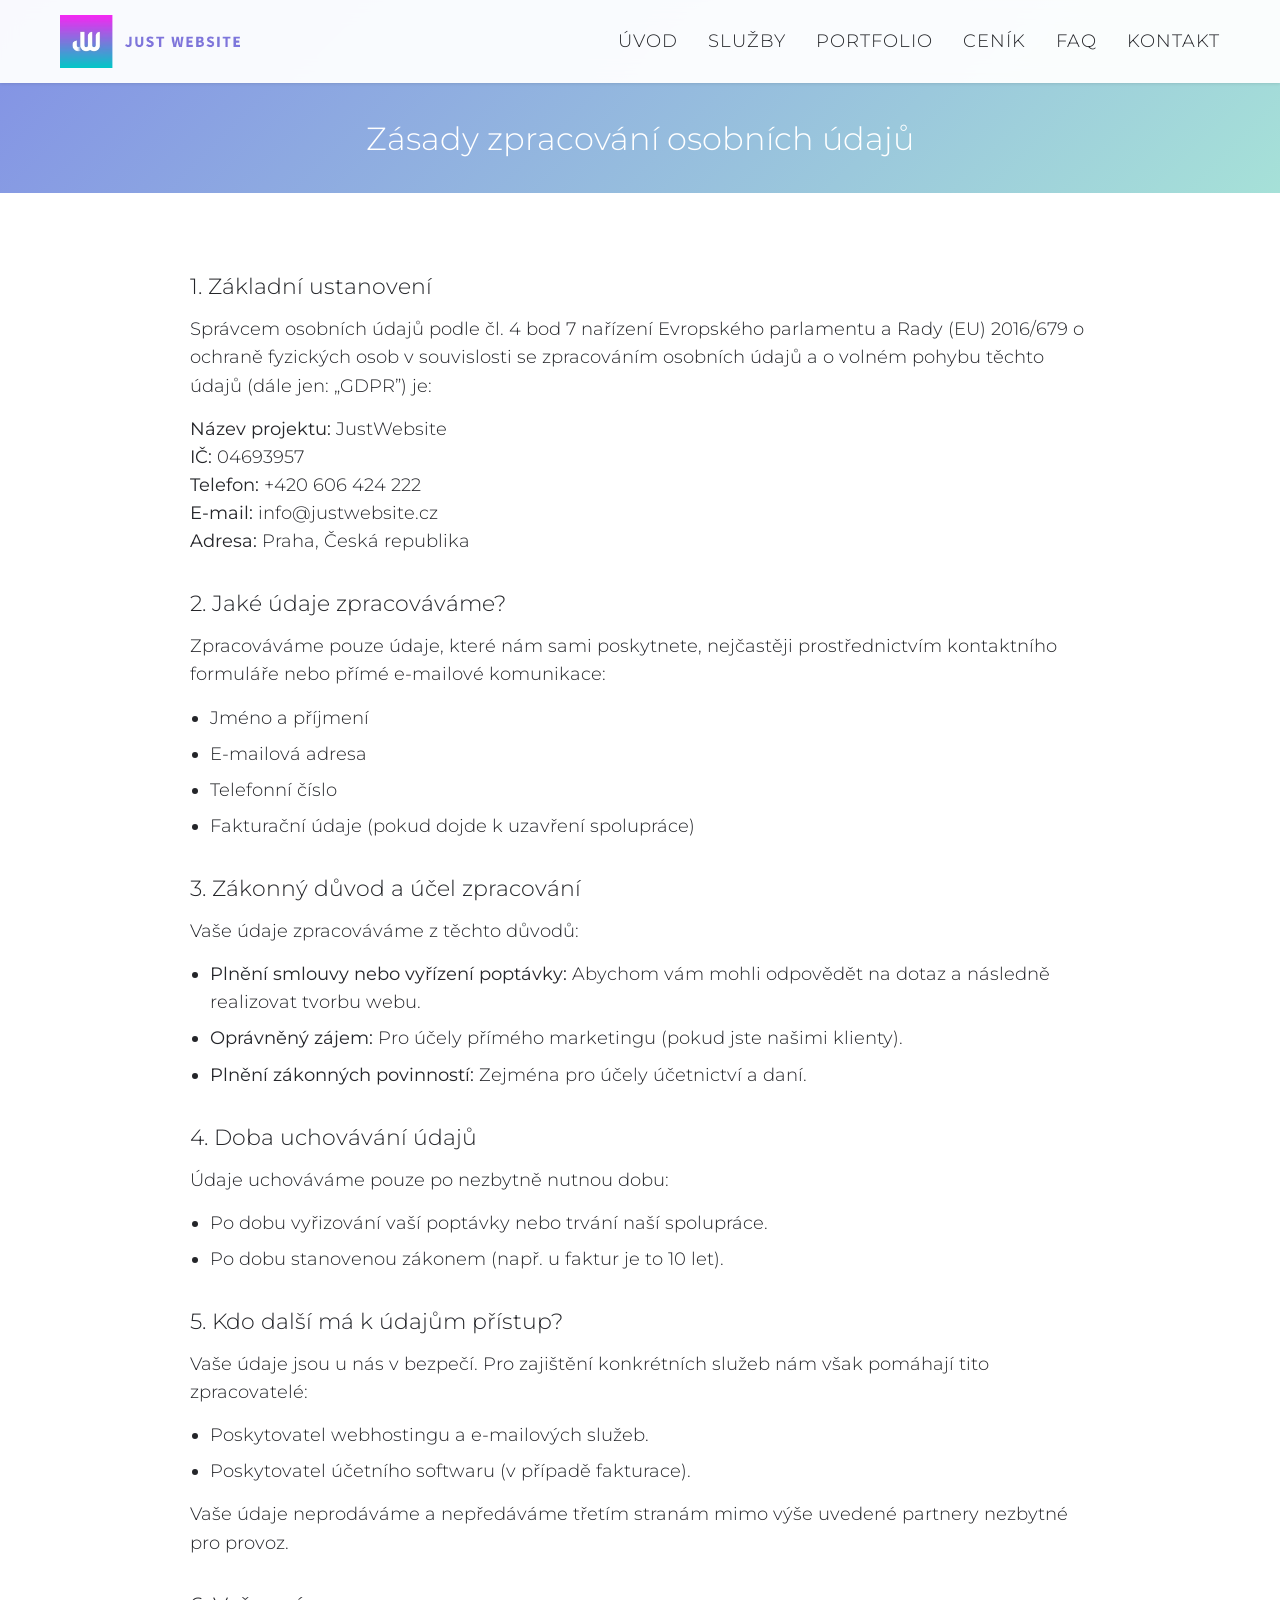
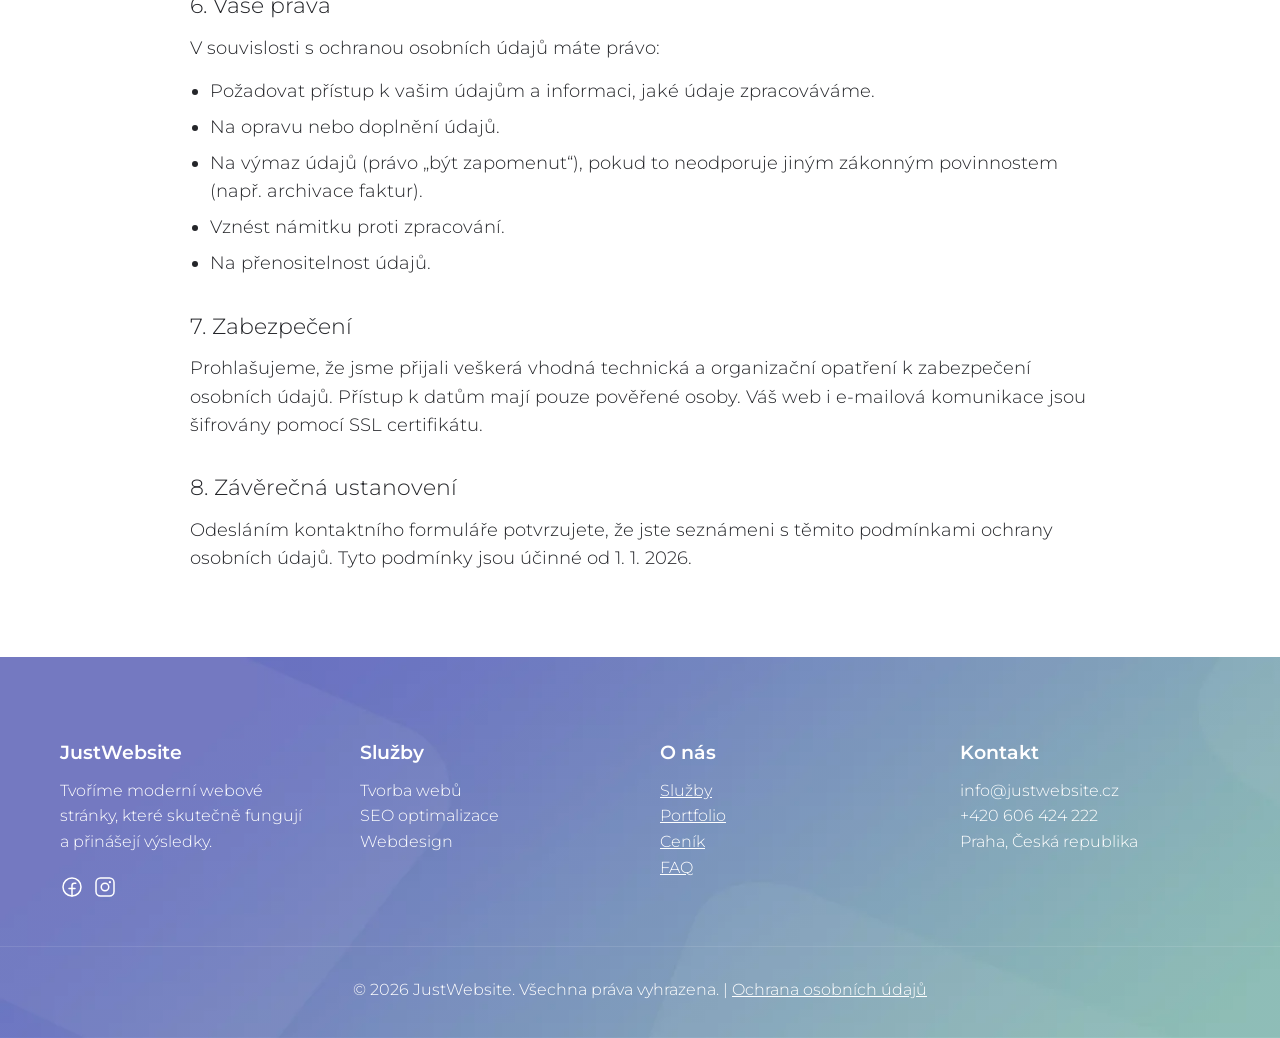
<file: zasady-zpracovani-osobnich-udaju.html>
<!DOCTYPE html>
<html lang="cs">
<head>
    <meta charset="UTF-8">
    <meta name="viewport" content="width=device-width, initial-scale=1.0">
    <meta name="robots" content="index, follow, max-image-preview:large, max-snippet:-1, max-video-preview:-1">
    
    <title>JustWebsite - Tvorba webových stránek</title>
    <link rel="icon" type="image/x-icon" href="img/favicon.ico">
    <meta name="description" content="Tvorba webových stránek nejnovějšího designu, ale zároveň s prvotřídním výkonem a optimalizací pro vyhledávače.">
    <link rel="preload" as="image" href="img/hp-img-new-69d66a87ad1a6.webp" fetchpriority="high">

    <meta property="og:title" content="JustWebsite - Tvorba webových stránek">
    <meta property="og:description" content="Tvorba webových stránek nejnovějšího designu, ale zároveň s prvotřídním výkonem a optimalizací pro vyhledávače.">
    <meta property="og:image" content="https://www.justwebsite.cz/img/og-img-69e3422df3e94.webp">
    <meta property="og:image:width" content="1200">
    <meta property="og:image:height" content="630">
    <meta property="og:url" content="https://www.justwebsite.cz/">
    <meta property="og:type" content="website">
    <meta name="format-detection" content="telephone=no">

    <style>
        body,html{overflow-x:hidden}.container,.nav-container{max-width:1200px;margin:0 auto}.logo,.logo img,.logo:active,.logo:focus{outline:0;border:none}.nav-menu,.navbar{position:fixed;top:0;width:100%}.nav-menu a,body{color:#242529;font-weight:300}.privacy-policy,body{font-family:Montserrat,sans-serif}@font-face{font-display:swap;font-family:Montserrat;font-style:normal;font-weight:300;src:url('fonts/montserrat-v31-latin_latin-ext-300.woff2') format('woff2')}@font-face{font-display:swap;font-family:Montserrat;font-style:normal;font-weight:400;src:url('fonts/montserrat-v31-latin_latin-ext-regular.woff2') format('woff2')}@font-face{font-display:swap;font-family:Montserrat;font-style:normal;font-weight:600;src:url('fonts/montserrat-v31-latin_latin-ext-600.woff2') format('woff2')}*{margin:0;padding:0;box-sizing:border-box}html{scroll-behavior:smooth}body{font-size:16px;line-height:1.6;width:100%;-webkit-text-size-adjust:100%;-webkit-font-smoothing:antialiased;-moz-osx-font-smoothing:grayscale;text-rendering:optimizeLegibility}img,svg{max-width:100%;height:auto;display:block}.container{padding:0 20px;width:100%}.social-links a {display: inline-block;padding: 0 5px 0 0}.navbar{left:0;right:0;background:rgba(255,255,255,.95);backdrop-filter:blur(10px);box-shadow:0 1px 3px rgba(0,0,0,.1);z-index:1000;padding:15px 0}.nav-container{padding:0 20px;display:-webkit-box;display:-ms-flexbox;display:flex;-webkit-box-pack:justify;-ms-flex-pack:justify;justify-content:space-between;-webkit-box-align:center;-ms-flex-align:center;align-items:center}.logo a,.logo a:active,.logo a:focus{outline:0;border:none;text-decoration:none;-webkit-tap-highlight-color:transparent}.logo img{max-width:150px;text-decoration:none}.nav-menu{left:-100%;flex-direction:column;background:#fff;height:100vh;justify-content:center;gap:40px;transition:.2s ease-in-out;list-style:none}.footer-container,.hamburger{display:-webkit-box;display:-ms-flexbox;-ms-flex-direction:column;-webkit-box-orient:vertical;-webkit-box-direction:normal}.nav-menu.active{padding:4em 2em 0;left:0}.nav-menu.active li{padding:0 0 15px}.nav-menu a{text-decoration:none;font-size:1.5rem;text-transform:uppercase}.hamburger{display:flex;flex-direction:column;gap:6px;cursor:pointer;z-index:1100}.hamburger span{display:block;width:28px;height:3px;background-color:#242529;transition:.3s}.hamburger.active span:first-child{-webkit-transform:translateY(9px) rotate(45deg);-ms-transform:translateY(9px) rotate(45deg);transform:translateY(9px) rotate(45deg)}.hamburger.active span:nth-child(2){opacity:0}.hamburger.active span:nth-child(3){-webkit-transform:translateY(-9px) rotate(-45deg);-ms-transform:translateY(-9px) rotate(-45deg);transform:translateY(-9px) rotate(-45deg)}section{width:100%;position:relative}.section-title{font-size:2rem;margin-bottom:20px;line-height:1.3;padding:0 0 20px}.section-text{margin-bottom:20px;font-size:1.1rem;color:#4a4a4a;max-width:600px}.faq-main-title{color:#fff;font-size:2rem;font-weight:300;line-height:1.2;margin:0;text-transform:none;text-align: center;}.footer{background-image:linear-gradient(rgba(36,37,41,.2),rgba(36,37,41,.2)),url("img/footer-img-bg-69df5883503ca.webp");background-size:cover;background-position:left center;background-attachment:scroll;background-repeat:no-repeat;overflow:hidden;padding:80px 0 35px}.footer-container{display:flex;flex-direction:column;-webkit-box-pack:center;-ms-flex-pack:center;justify-content:center;-webkit-box-align:start;-ms-flex-align:start;align-items:flex-start;gap:40px}.footer-section{display:-webkit-box;display:-ms-flexbox;display:flex;-webkit-box-orient:vertical;-webkit-box-direction:normal;-ms-flex-direction:column;flex-direction:column;-webkit-box-pack:start;-ms-flex-pack:start;justify-content:flex-start;-webkit-box-align:start;-ms-flex-align:start;align-items:flex-start;width:100%}.footer-section h3{font-size:1.2rem;font-weight:600;color:#fff;padding:0 0 10px}.footer-bottom p,.footer-section a,.footer-section p{font-size:1rem;font-weight:300;line-height:1.6;color:#fff}.footer .social-links{padding:20px 0 0}.footer-bottom{text-align:center;margin-top:40px;padding:30px 15px 0;border-top:1px solid rgba(255,255,255,.1)}.title-header-section{padding:120px 0 35px;width:100%;background:-o-linear-gradient(315deg,#8290e5 0,#a6e1d8 100%);background:linear-gradient(135deg,#8290e5 0,#a6e1d8 100%)}.footer-grid{display:-ms-grid;display:grid;-ms-grid-columns:1fr;grid-template-columns:1fr;gap:20px}.privacy-policy{background-color:#fff;color:#242529;line-height:1.6}.policy-container{max-width:900px;margin:0 auto;padding:80px 15px 50px}.policy-section{margin-bottom:35px}.privacy-policy h2{color:#242529;font-size:1.4rem;font-weight:300;line-height:1.2;padding:0 0 15px;margin:0;text-transform:none}.privacy-policy p{font-size:1.1rem;font-weight:300;margin-bottom:15px}.privacy-policy ul{list-style-type:disc;padding-left:20px;margin-bottom:15px}.privacy-policy li{font-size:1.1rem;font-weight:300;margin-bottom:8px}.privacy-policy strong{font-weight:500}@media (min-width:768px){.logo img{max-width:180px}.nav-menu a{font-size:1.1rem;letter-spacing:1px}.nav-menu a:hover{color:#007bff}.footer-grid{-ms-grid-columns:1fr 1fr;grid-template-columns:1fr 1fr}}@media (min-width:1024px){.footer-container,.nav-menu{-webkit-box-orient:horizontal;-webkit-box-direction:normal}.nav-menu{position:static;height:auto;width:auto;left:0;display:-webkit-box;display:-ms-flexbox;display:flex;-ms-flex-direction:row;flex-direction:row;gap:30px;background:0 0;-webkit-box-pack:end;-ms-flex-pack:end;justify-content:flex-end;-webkit-box-align:center;-ms-flex-align:center;align-items:center}.hamburger{display:none}.footer-container{display:-webkit-box;display:-ms-flexbox;display:flex;-ms-flex-direction:row;flex-direction:row;-webkit-box-pack:center;-ms-flex-pack:center;justify-content:center;-webkit-box-align:start;-ms-flex-align:start;align-items:flex-start}.footer-section{width:30%}.policy-container{padding:80px 0 50px}}@media (min-width:1600px){.contact,.hero,.monitor-section{background-size:53%}}
    </style>
</head>
<body>
    <!-- Navigace -->
    <nav class="navbar">
        <div class="nav-container">
            <a href="/" class="logo">
                <img src="./img/jw-logo.webp" alt="JustWebsite - Tvorba webových stránek">
            </a>
            
            <ul class="nav-menu" id="navMenu">
                <li><a href="/">Úvod</a></li>
                <li><a href="./index.html#sluzby">Služby</a></li>
                <li><a href="./index.html#portfolio">Portfolio</a></li>
                <li><a href="./cenik.html">Ceník</a></li>
                <li><a href="./faq.html">FAQ</a></li>
                <li><a href="./index.html#kontakt">Kontakt</a></li>
            </ul>

            <div class="hamburger" id="hamburger">
                <span></span>
                <span></span>
                <span></span>
            </div>
        </div>
    </nav>

    <main class="privacy-policy">
        <section class="title-header-section">
            <div class="container">
                <div class="faq-title-row">
                    <div class="faq-title-column">
                        <h1 class="faq-main-title">Zásady zpracování osobních údajů</h1>
                    </div>
                </div>
            </div>
        </section>
        <div class="policy-container">
            <section class="policy-section">
                <h2>1. Základní ustanovení</h2>
                <p>Správcem osobních údajů podle čl. 4 bod 7 nařízení Evropského parlamentu a Rady (EU) 2016/679 o ochraně fyzických osob v souvislosti se zpracováním osobních údajů a o volném pohybu těchto údajů (dále jen: „GDPR”) je:</p>
                <p>
                    <strong>Název projektu:</strong> JustWebsite<br>
                    <strong>IČ:</strong> 04693957<br>
                    <strong>Telefon:</strong> +420 606 424 222<br>
                    <strong>E-mail:</strong> info@justwebsite.cz<br>
                    <strong>Adresa:</strong> Praha, Česká republika
                </p>
            </section>

            <section class="policy-section">
                <h2>2. Jaké údaje zpracováváme?</h2>
                <p>Zpracováváme pouze údaje, které nám sami poskytnete, nejčastěji prostřednictvím kontaktního formuláře nebo přímé e-mailové komunikace:</p>
                <ul>
                    <li>Jméno a příjmení</li>
                    <li>E-mailová adresa</li>
                    <li>Telefonní číslo</li>
                    <li>Fakturační údaje (pokud dojde k uzavření spolupráce)</li>
                </ul>
            </section>

            <section class="policy-section">
                <h2>3. Zákonný důvod a účel zpracování</h2>
                <p>Vaše údaje zpracováváme z těchto důvodů:</p>
                <ul>
                    <li><strong>Plnění smlouvy nebo vyřízení poptávky:</strong> Abychom vám mohli odpovědět na dotaz a následně realizovat tvorbu webu.</li>
                    <li><strong>Oprávněný zájem:</strong> Pro účely přímého marketingu (pokud jste našimi klienty).</li>
                    <li><strong>Plnění zákonných povinností:</strong> Zejména pro účely účetnictví a daní.</li>
                </ul>
            </section>

            <section class="policy-section">
                <h2>4. Doba uchovávání údajů</h2>
                <p>Údaje uchováváme pouze po nezbytně nutnou dobu:</p>
                <ul>
                    <li>Po dobu vyřizování vaší poptávky nebo trvání naší spolupráce.</li>
                    <li>Po dobu stanovenou zákonem (např. u faktur je to 10 let).</li>
                </ul>
            </section>

            <section class="policy-section">
                <h2>5. Kdo další má k údajům přístup?</h2>
                <p>Vaše údaje jsou u nás v bezpečí. Pro zajištění konkrétních služeb nám však pomáhají tito zpracovatelé:</p>
                <ul>
                    <li>Poskytovatel webhostingu a e-mailových služeb.</li>
                    <li>Poskytovatel účetního softwaru (v případě fakturace).</li>
                </ul>
                <p>Vaše údaje neprodáváme a nepředáváme třetím stranám mimo výše uvedené partnery nezbytné pro provoz.</p>
            </section>

            <section class="policy-section">
                <h2>6. Vaše práva</h2>
                <p>V souvislosti s ochranou osobních údajů máte právo:</p>
                <ul>
                    <li>Požadovat přístup k vašim údajům a informaci, jaké údaje zpracováváme.</li>
                    <li>Na opravu nebo doplnění údajů.</li>
                    <li>Na výmaz údajů (právo „být zapomenut“), pokud to neodporuje jiným zákonným povinnostem (např. archivace faktur).</li>
                    <li>Vznést námitku proti zpracování.</li>
                    <li>Na přenositelnost údajů.</li>
                </ul>
            </section>

            <section class="policy-section">
                <h2>7. Zabezpečení</h2>
                <p>Prohlašujeme, že jsme přijali veškerá vhodná technická a organizační opatření k zabezpečení osobních údajů. Přístup k datům mají pouze pověřené osoby. Váš web i e-mailová komunikace jsou šifrovány pomocí SSL certifikátu.</p>
            </section>

            <section class="policy-section">
                <h2>8. Závěrečná ustanovení</h2>
                <p>Odesláním kontaktního formuláře potvrzujete, že jste seznámeni s těmito podmínkami ochrany osobních údajů. Tyto podmínky jsou účinné od 1. 1. 2026.</p>
            </section>
        </div>
    </main>

    <!-- Footer -->
    <footer class="footer">
        <div class="footer-container container">
            <div class="footer-section">
                <h3>JustWebsite</h3>
                <p>Tvoříme moderní webové stránky, které skutečně fungují a&nbsp;přinášejí výsledky.</p>
                <div class="social-links">
                    <a href="https://www.facebook.com/profile.php?id=100089760082775" aria-label="Facebook" target="_blank"><svg xmlns="http://www.w3.org/2000/svg" width="24" height="24" viewBox="0 0 256 256">
    <circle cx="128" cy="128" r="96" fill="none" stroke="#ffffff" stroke-linecap="round" stroke-linejoin="round" stroke-width="16"/>
    <path d="M168,88H152a24,24,0,0,0-24,24V224" fill="none" stroke="#ffffff" stroke-linecap="round" stroke-linejoin="round" stroke-width="16"/>
    <line x1="96" y1="144" x2="160" y2="144" fill="none" stroke="#ffffff" stroke-linecap="round" stroke-linejoin="round" stroke-width="16"/>
</svg></a>
                    <a href="https://www.instagram.com/justwebsite_cz/" aria-label="Instagram" target="_blank"><svg xmlns="http://www.w3.org/2000/svg" width="24" height="24" viewBox="0 0 256 256">
    <circle cx="128" cy="128" r="40" fill="none" stroke="#ffffff" stroke-miterlimit="10" stroke-width="16"/>
    <rect x="32" y="32" width="192" height="192" rx="48" fill="none" stroke="#ffffff" stroke-linecap="round" stroke-linejoin="round" stroke-width="16"/>
    <circle cx="180" cy="76" r="12" fill="#ffffff"/>
</svg></a>
                </div>
            </div>

            <div class="footer-section">
                <h3>Služby</h3>
                <p>Tvorba webů</p>
                <p>SEO optimalizace</p>
                <p>Webdesign</p>
            </div>

            <div class="footer-section">
                <h3>O nás</h3>
                <a href="./index.html#sluzby">Služby</a>
                <a href="./index.html#portfolio">Portfolio</a>
                <a href="./cenik.html">Ceník</a>
                <a href="./faq.html">FAQ</a>
            </div>

            <div class="footer-section">
                <h3>Kontakt</h3>
                <p>info@justwebsite.cz</p>
                <p>+420 606 424 222</p>
                <p>Praha, Česká republika</p>
            </div>
        </div>

        <div class="footer-bottom">
            <p>&copy; 2026 JustWebsite. Všechna práva vyhrazena. | <a href="https://www.justwebsite.cz/zasady-zpracovani-osobnich-udaju.html" style="color: inherit;">Ochrana osobních údajů</a></p>
        </div>
    </footer>

    <script src="js/index.js"></script>
</body>
</html>
</file>
